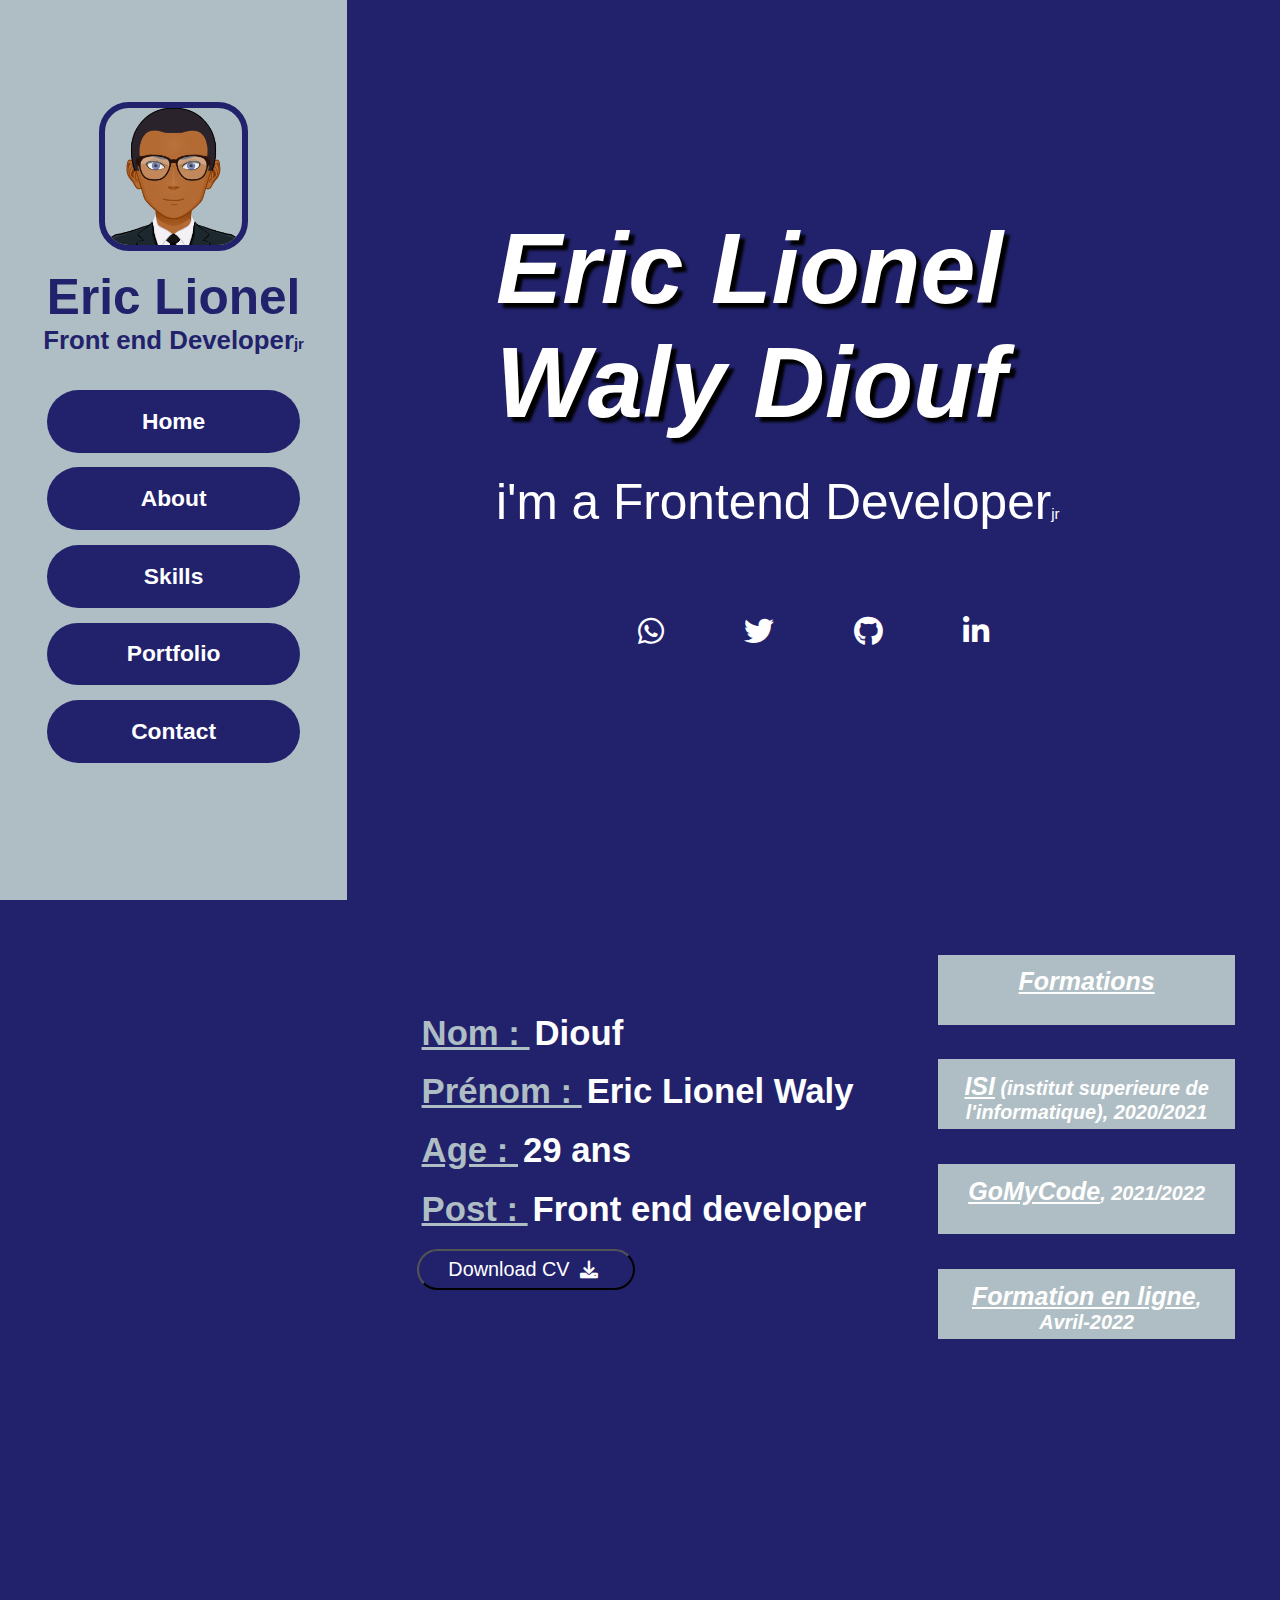
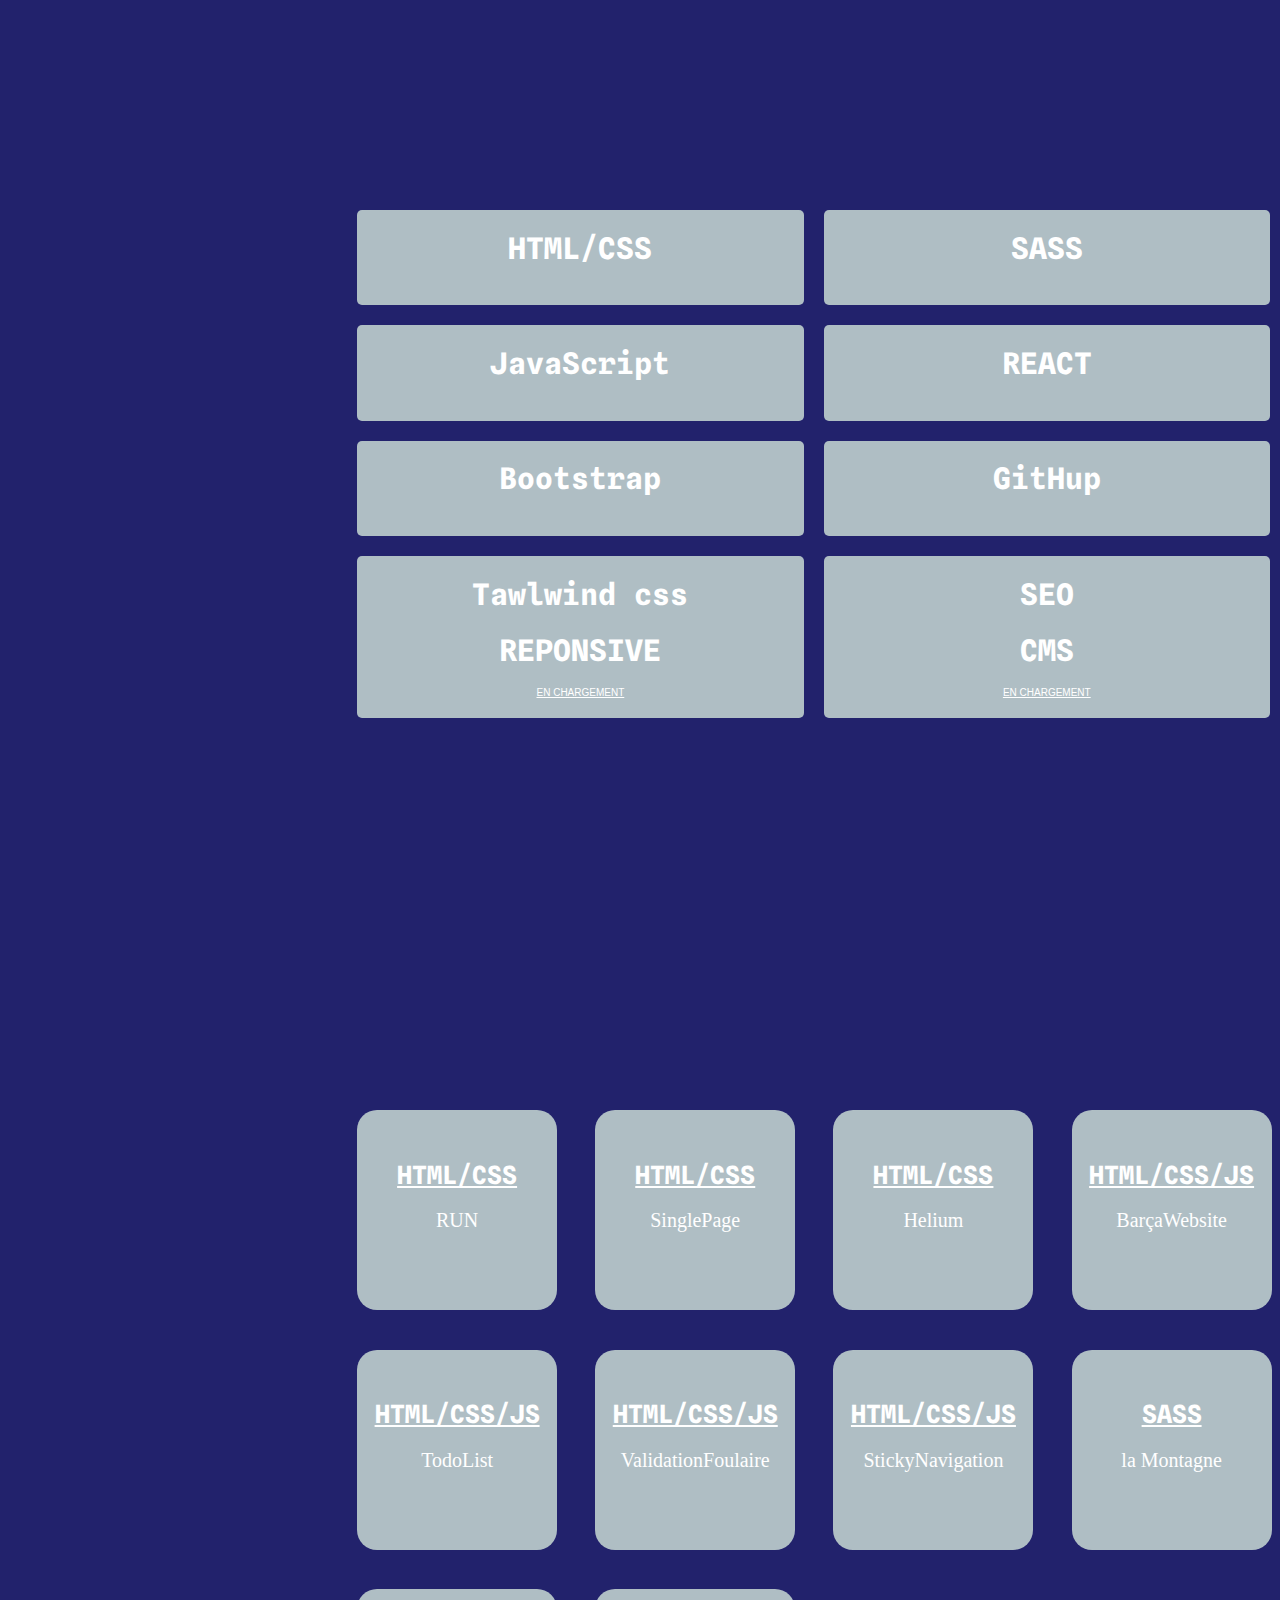
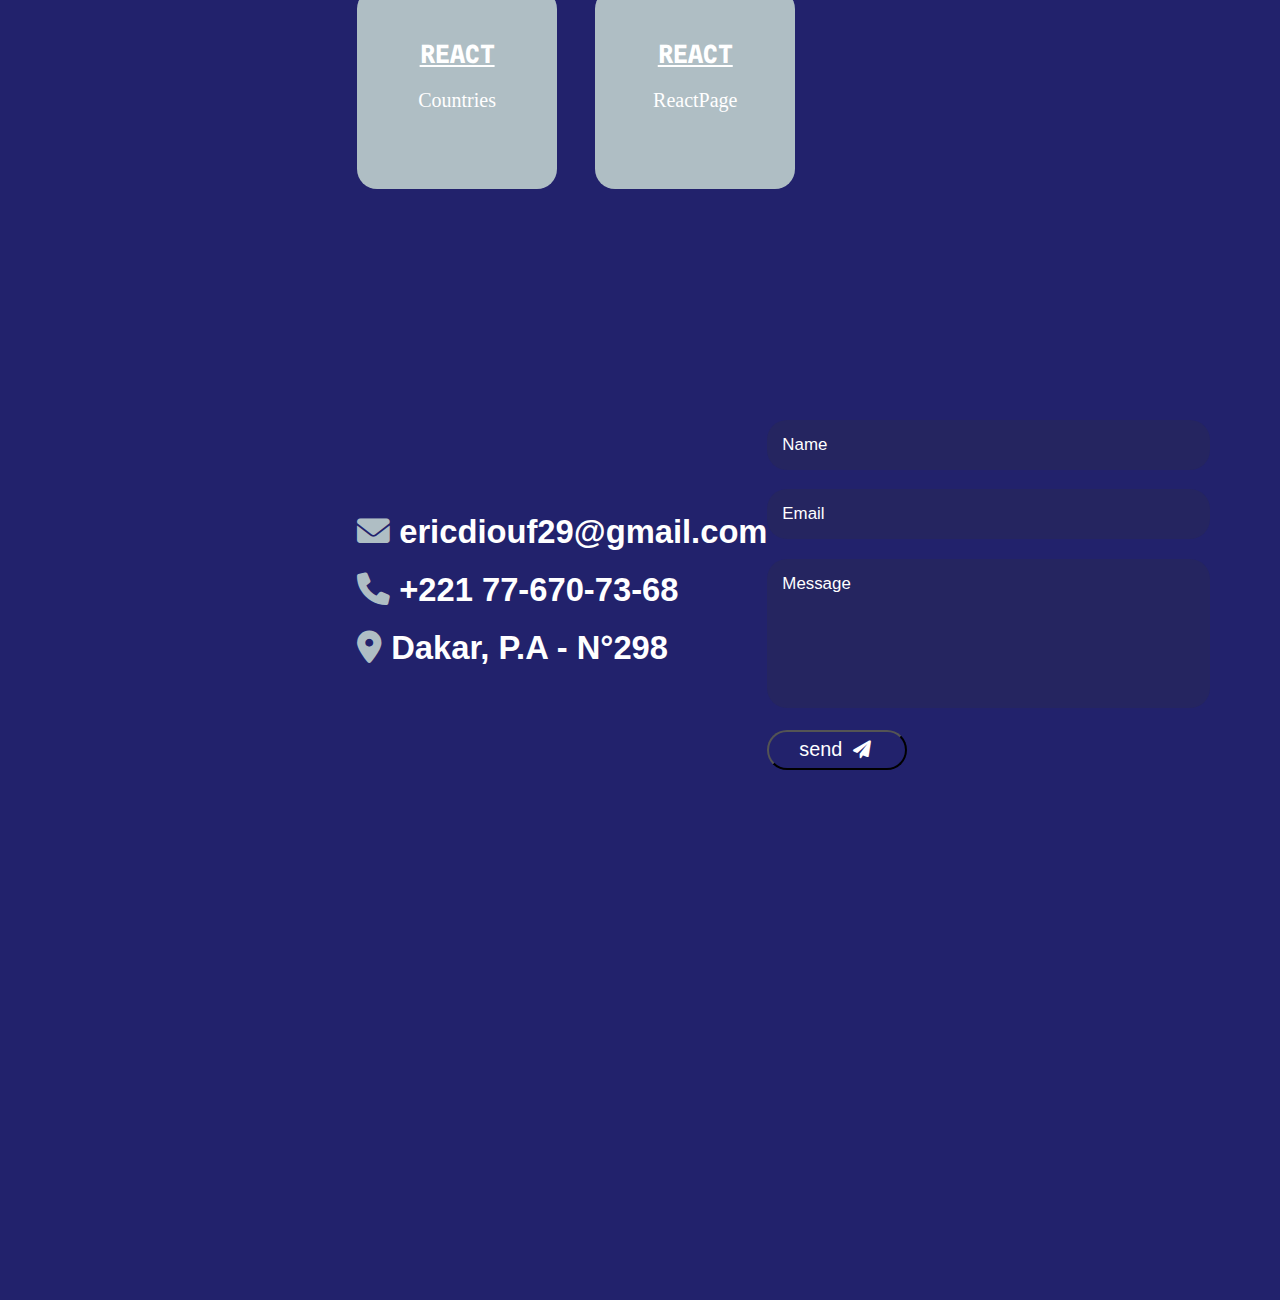
<file: index.html>
<!DOCTYPE html>
<html lang="en">
  <head>
    <meta charset="UTF-8" />
    <meta http-equiv="X-UA-Compatible" content="IE=edge" />
    <meta name="viewport" content="width=device-width, initial-scale=1.0" />
    <link
      rel="stylesheet"
      href="https://cdnjs.cloudflare.com/ajax/libs/font-awesome/6.0.0/css/all.min.css"
      integrity="sha512-9usAa10IRO0HhonpyAIVpjrylPvoDwiPUiKdWk5t3PyolY1cOd4DSE0Ga+ri4AuTroPR5aQvXU9xC6qOPnzFeg=="
      crossorigin="anonymous"
      referrerpolicy="no-referrer"
    />
    <link rel="shorcut icon" href="./asset/img/favicon.png" />

    <link rel="stylesheet" href="./asset/css/index.css" />
    <title>Portfolio</title>
  </head>
  <body>
    <header>
      <div class="user">
        <img src="./asset/img/avatar2.png" alt="" />
        <h3 class="name">Eric Lionel</h3>
        <p class="post">
          Front end Developer<span
            class="jonior"
            style="text-decoration: lowercase; font-size: 15px"
            >jr</span
          >
        </p>
      </div>

      <nav class="navbar">
        <ul>
          <li><a href="#home">Home</a></li>
          <li><a href="#about">About</a></li>
          <li><a href="#Skills">Skills</a></li>
          <li><a href="#portfolio">Portfolio</a></li>
          <li><a href="#contact">Contact</a></li>
        </ul>
      </nav>
    </header>

    <!-- header section ends -->

    <!-- home section -->

    <section class="home" id="home">
      <h1><span> Eric Lionel Waly Diouf</span></h1>
      <br />
      <br />
      <br />
      <p>
        i'm a Frontend Developer<span
          class="junior"
          style="text-decoration: lowercase; font-size: 15px"
          >jr</span
        >
      </p>
      <br />
      <br />
      <br />
      <br />

      <ul>
        <li><i class="fa-brands fa-whatsapp"></i></li>
        <li><i class="fa-brands fa-twitter"></i></li>
        <li><i class="fa-brands fa-github"></i></li>
        <li><i class="fa-brands fa-linkedin-in"></i></li>
      </ul>
    </section>

    <!-- home section ends -->

    <!-- about section starts  -->

    <section class="about" id="about">
      <div class="row">
        <div class="info">
          <h3><span> Nom : </span> Diouf</h3>
          <h3><span> Prénom : </span> Eric Lionel Waly</h3>
          <h3><span> Age : </span> 29 ans</h3>
          <h3><span> Post : </span> Front end developer</h3>
          <a href="./asset/pdf/C.V.pdf" target="_blank"
            ><button class="btn">
              Download CV <i class="fas fa-download"></i></button
          ></a>
        </div>

        <div class="counter">
          <div class="box">
            <h3><strong>Formations</strong></h3>
          </div>
          <div class="box">
            <h3>
              <strong>ISI</strong> (institut superieure de l'informatique),
              2020/2021
            </h3>
          </div>

          <div class="box">
            <h3><strong>GoMyCode</strong>, 2021/2022</h3>
          </div>

          <div class="box">
            <h3><strong>Formation en ligne</strong>, Avril-2022</h3>
          </div>
        </div>
      </div>
    </section>

    <!-- about section ends -->

    <section class="services" id="Skills">
      <div class="box-container">
        <div class="box">
          <h3>HTML/CSS</h3>
        </div>

        <div class="box">
          <h3>SASS</h3>
        </div>

        <div class="box">
          <h3>JavaScript</h3>
        </div>

        <div class="box">
          <h3>REACT</h3>
        </div>

        <div class="box">
          <h3>Bootstrap</h3>
        </div>

        <div class="box">
          <h3>GitHup</h3>
        </div>
        <div class="box">
          <h3>Tawlwind css</h3>
          <h3>REPONSIVE</h3>
          <p>EN CHARGEMENT</p>
        </div>
        <div class="box">
          <h3>SEO</h3>
          <h3>CMS</h3>
          <p>EN CHARGEMENT</p>
        </div>
      </div>
    </section>

    <!-- service ends -->

    <!-- portfolio section starts  -->

    <section class="portfolio-item" id="portfolio">
      <div class="card-container">
        <div class="card">
          <a href="./asset/projets/run/index.html" target="_blank">
            <h2>HTML/CSS</h2>
            <p>RUN</p>
          </a>
        </div>
        <div class="card">
          <a href="./asset/projets/SinglePage/index.html" target="_blank">
            <h2>HTML/CSS</h2>
            <p>SinglePage</p>
          </a>
        </div>
        <div class="card">
          <a href="./asset/projets/Helium-flexbox/index.html" target="_blank">
            <h2>HTML/CSS</h2>
            <p>Helium</p>
          </a>
        </div>
        <div class="card">
          <a href="./asset/projets/Barça Website/index.html" target="_blank">
            <h2>HTML/CSS/JS</h2>
            <p>BarçaWebsite</p>
          </a>
        </div>
        <div class="card">
          <a href="./asset/projets/TodoList/index.html" target="_blank">
            <h2>HTML/CSS/JS</h2>
            <p>TodoList</p>
          </a>
        </div>
        <div class="card">
          <a
            href="./asset/projets/ValidationFoulaire/index.html"
            target="_blank"
          >
            <h2>HTML/CSS/JS</h2>
            <p>ValidationFoulaire</p>
          </a>
        </div>
        <div class="card">
          <a href="./asset/projets/StickyNavigation/index.html" target="_blank">
            <h2>HTML/CSS/JS</h2>
            <p>StickyNavigation</p>
          </a>
        </div>
        <div class="card">
          <a href="./asset/projets/La Montagne/index.html" target="_blank">
            <h2>SASS</h2>
            <p>la Montagne</p>
          </a>
        </div>
        <div class="card">
          <a href="https://github.com/liocod/ReactContries" target="_blank">
            <h2>REACT</h2>
            <p>Countries</p>
          </a>
        </div>
        <div class="card">
          <a href="https://github.com/liocod/ReactPages" target="_blank">
            <h2>REACT</h2>
            <p>ReactPage</p>
          </a>
        </div>
      </div>
    </section>

    <!-- portfolio section ends -->

    <!-- contact section starts  -->

    <section class="contact" id="contact">
      <div class="row">
        <div class="content">
          <div class="info">
            <h3><i class="fas fa-envelope"></i> ericdiouf29@gmail.com</h3>
            <h3><i class="fas fa-phone"></i> +221 77-670-73-68</h3>
            <h3><i class="fas fa-map-marker-alt"></i> Dakar, P.A - N°298</h3>
          </div>
        </div>

        <form action="">
          <input type="text" placeholder="name" class="box" />
          <input type="email" placeholder="email" class="box" />
          <textarea
            name=""
            id=""
            cols="30"
            rows="10"
            class="box message"
            placeholder="message"
          ></textarea>
          <button type="submit" class="btn">
            send <i class="fas fa-paper-plane"></i>
          </button>
        </form>
      </div>
    </section>

    <!-- contact section ends -->
  </body>
</html>
</file>
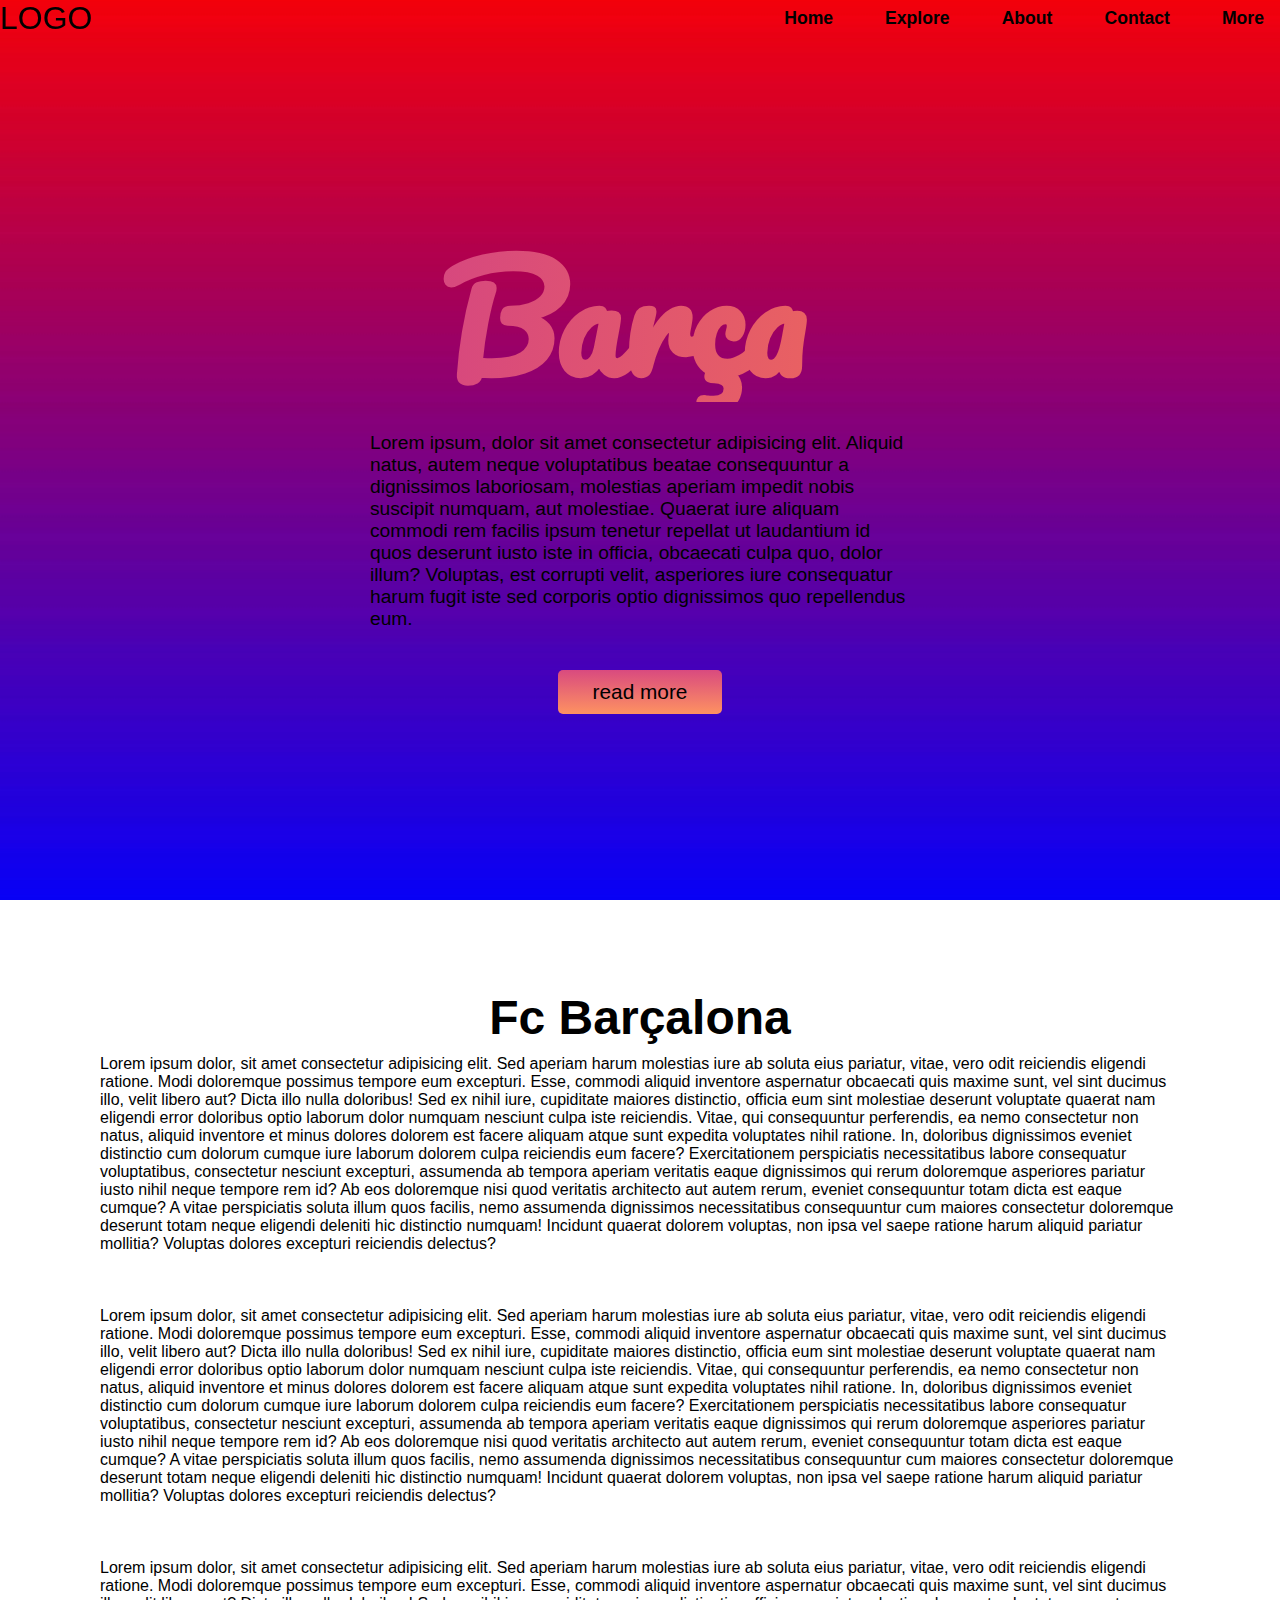
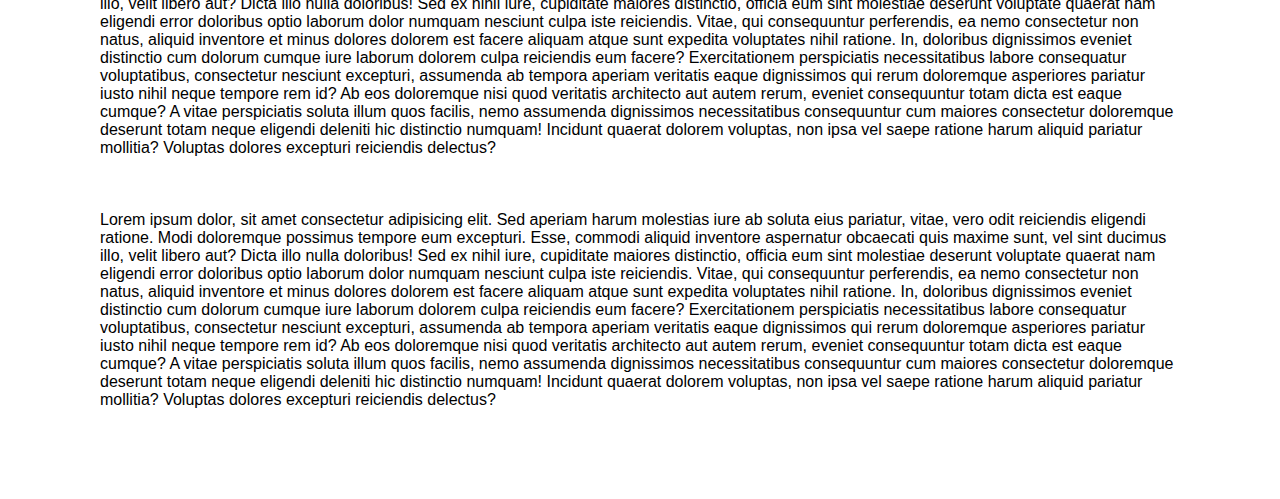
<file: asset/projets/Barça Website/index.html>
<!DOCTYPE html>
<html lang="en">
  <head>
    <meta charset="UTF-8" />
    <meta http-equiv="X-UA-Compatible" content="IE=edge" />
    <meta name="viewport" content="width=device-width, initial-scale=1.0" />
    <link rel="stylesheet" href="./assets/css/style.css" />
    <title>Barça website</title>
  </head>
  <body>
    <!-- header section -->
    <header>
      <a href="#" class="logo">logo</a>
      <!-- navigation -->
      <nav>
        <a href="#">Home</a>
        <a href="#">Explore</a>
        <a href="#">About</a>
        <a href="#">Contact</a>
        <a href="#">More</a>
      </nav>
    </header>
    <!-- header section ends -->

    <!-- section home  -->
    <section class="home">
      <img src="./assets/img/fond.jpg" alt="fond gardient" />
      <img src="./assets/img/fond.jpg" alt="logo" />
      <img src="./assets/img/fond.jpg" alt="" />
      <div class="info">
        <h2 class="title">Barça</h2>
        <p class="paragraphe">
          Lorem ipsum, dolor sit amet consectetur adipisicing elit. Aliquid
          natus, autem neque voluptatibus beatae consequuntur a dignissimos
          laboriosam, molestias aperiam impedit nobis suscipit numquam, aut
          molestiae. Quaerat iure aliquam commodi rem facilis ipsum tenetur
          repellat ut laudantium id quos deserunt iusto iste in officia,
          obcaecati culpa quo, dolor illum? Voluptas, est corrupti velit,
          asperiores iure consequatur harum fugit iste sed corporis optio
          dignissimos quo repellendus eum.
        </p>
        <a href="#" class="btn">read more</a>
      </div>
    </section>
    <!-- section home  ends -->

    <!-- section content  -->
    <section class="content">
      <h2>Fc Barçalona</h2>
      <p>
        Lorem ipsum dolor, sit amet consectetur adipisicing elit. Sed aperiam
        harum molestias iure ab soluta eius pariatur, vitae, vero odit
        reiciendis eligendi ratione. Modi doloremque possimus tempore eum
        excepturi. Esse, commodi aliquid inventore aspernatur obcaecati quis
        maxime sunt, vel sint ducimus illo, velit libero aut? Dicta illo nulla
        doloribus! Sed ex nihil iure, cupiditate maiores distinctio, officia eum
        sint molestiae deserunt voluptate quaerat nam eligendi error doloribus
        optio laborum dolor numquam nesciunt culpa iste reiciendis. Vitae, qui
        consequuntur perferendis, ea nemo consectetur non natus, aliquid
        inventore et minus dolores dolorem est facere aliquam atque sunt
        expedita voluptates nihil ratione. In, doloribus dignissimos eveniet
        distinctio cum dolorum cumque iure laborum dolorem culpa reiciendis eum
        facere? Exercitationem perspiciatis necessitatibus labore consequatur
        voluptatibus, consectetur nesciunt excepturi, assumenda ab tempora
        aperiam veritatis eaque dignissimos qui rerum doloremque asperiores
        pariatur iusto nihil neque tempore rem id? Ab eos doloremque nisi quod
        veritatis architecto aut autem rerum, eveniet consequuntur totam dicta
        est eaque cumque? A vitae perspiciatis soluta illum quos facilis, nemo
        assumenda dignissimos necessitatibus consequuntur cum maiores
        consectetur doloremque deserunt totam neque eligendi deleniti hic
        distinctio numquam! Incidunt quaerat dolorem voluptas, non ipsa vel
        saepe ratione harum aliquid pariatur mollitia? Voluptas dolores
        excepturi reiciendis delectus?
      </p>
      <br /><br /><br />
      <p>
        Lorem ipsum dolor, sit amet consectetur adipisicing elit. Sed aperiam
        harum molestias iure ab soluta eius pariatur, vitae, vero odit
        reiciendis eligendi ratione. Modi doloremque possimus tempore eum
        excepturi. Esse, commodi aliquid inventore aspernatur obcaecati quis
        maxime sunt, vel sint ducimus illo, velit libero aut? Dicta illo nulla
        doloribus! Sed ex nihil iure, cupiditate maiores distinctio, officia eum
        sint molestiae deserunt voluptate quaerat nam eligendi error doloribus
        optio laborum dolor numquam nesciunt culpa iste reiciendis. Vitae, qui
        consequuntur perferendis, ea nemo consectetur non natus, aliquid
        inventore et minus dolores dolorem est facere aliquam atque sunt
        expedita voluptates nihil ratione. In, doloribus dignissimos eveniet
        distinctio cum dolorum cumque iure laborum dolorem culpa reiciendis eum
        facere? Exercitationem perspiciatis necessitatibus labore consequatur
        voluptatibus, consectetur nesciunt excepturi, assumenda ab tempora
        aperiam veritatis eaque dignissimos qui rerum doloremque asperiores
        pariatur iusto nihil neque tempore rem id? Ab eos doloremque nisi quod
        veritatis architecto aut autem rerum, eveniet consequuntur totam dicta
        est eaque cumque? A vitae perspiciatis soluta illum quos facilis, nemo
        assumenda dignissimos necessitatibus consequuntur cum maiores
        consectetur doloremque deserunt totam neque eligendi deleniti hic
        distinctio numquam! Incidunt quaerat dolorem voluptas, non ipsa vel
        saepe ratione harum aliquid pariatur mollitia? Voluptas dolores
        excepturi reiciendis delectus?
      </p>
      <br /><br /><br />
      <p>
        Lorem ipsum dolor, sit amet consectetur adipisicing elit. Sed aperiam
        harum molestias iure ab soluta eius pariatur, vitae, vero odit
        reiciendis eligendi ratione. Modi doloremque possimus tempore eum
        excepturi. Esse, commodi aliquid inventore aspernatur obcaecati quis
        maxime sunt, vel sint ducimus illo, velit libero aut? Dicta illo nulla
        doloribus! Sed ex nihil iure, cupiditate maiores distinctio, officia eum
        sint molestiae deserunt voluptate quaerat nam eligendi error doloribus
        optio laborum dolor numquam nesciunt culpa iste reiciendis. Vitae, qui
        consequuntur perferendis, ea nemo consectetur non natus, aliquid
        inventore et minus dolores dolorem est facere aliquam atque sunt
        expedita voluptates nihil ratione. In, doloribus dignissimos eveniet
        distinctio cum dolorum cumque iure laborum dolorem culpa reiciendis eum
        facere? Exercitationem perspiciatis necessitatibus labore consequatur
        voluptatibus, consectetur nesciunt excepturi, assumenda ab tempora
        aperiam veritatis eaque dignissimos qui rerum doloremque asperiores
        pariatur iusto nihil neque tempore rem id? Ab eos doloremque nisi quod
        veritatis architecto aut autem rerum, eveniet consequuntur totam dicta
        est eaque cumque? A vitae perspiciatis soluta illum quos facilis, nemo
        assumenda dignissimos necessitatibus consequuntur cum maiores
        consectetur doloremque deserunt totam neque eligendi deleniti hic
        distinctio numquam! Incidunt quaerat dolorem voluptas, non ipsa vel
        saepe ratione harum aliquid pariatur mollitia? Voluptas dolores
        excepturi reiciendis delectus?
      </p>
      <br /><br /><br />
      <p>
        Lorem ipsum dolor, sit amet consectetur adipisicing elit. Sed aperiam
        harum molestias iure ab soluta eius pariatur, vitae, vero odit
        reiciendis eligendi ratione. Modi doloremque possimus tempore eum
        excepturi. Esse, commodi aliquid inventore aspernatur obcaecati quis
        maxime sunt, vel sint ducimus illo, velit libero aut? Dicta illo nulla
        doloribus! Sed ex nihil iure, cupiditate maiores distinctio, officia eum
        sint molestiae deserunt voluptate quaerat nam eligendi error doloribus
        optio laborum dolor numquam nesciunt culpa iste reiciendis. Vitae, qui
        consequuntur perferendis, ea nemo consectetur non natus, aliquid
        inventore et minus dolores dolorem est facere aliquam atque sunt
        expedita voluptates nihil ratione. In, doloribus dignissimos eveniet
        distinctio cum dolorum cumque iure laborum dolorem culpa reiciendis eum
        facere? Exercitationem perspiciatis necessitatibus labore consequatur
        voluptatibus, consectetur nesciunt excepturi, assumenda ab tempora
        aperiam veritatis eaque dignissimos qui rerum doloremque asperiores
        pariatur iusto nihil neque tempore rem id? Ab eos doloremque nisi quod
        veritatis architecto aut autem rerum, eveniet consequuntur totam dicta
        est eaque cumque? A vitae perspiciatis soluta illum quos facilis, nemo
        assumenda dignissimos necessitatibus consequuntur cum maiores
        consectetur doloremque deserunt totam neque eligendi deleniti hic
        distinctio numquam! Incidunt quaerat dolorem voluptas, non ipsa vel
        saepe ratione harum aliquid pariatur mollitia? Voluptas dolores
        excepturi reiciendis delectus?
      </p>
    </section>
    <!-- section content ends  -->

    <script src="./assets/js/script.js"></script>
  </body>
</html>
</file>
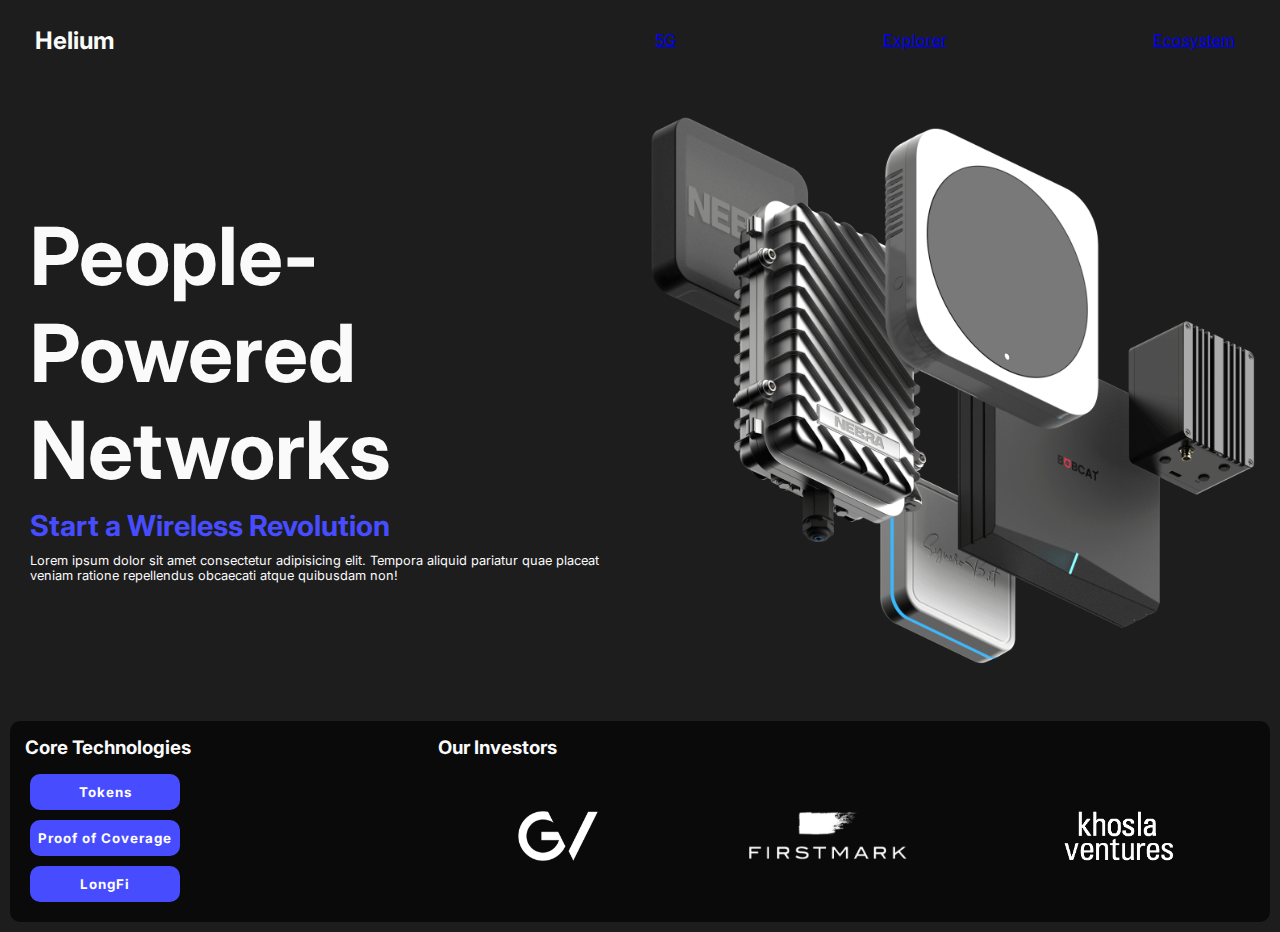
<file: asset/projets/Helium-flexbox/index.html>
<!DOCTYPE html>
<html lang="fr">
  <head>
    <meta charset="UTF-8">
    <meta name="viewport" content="width=device-width, initial-scale=1.0">
    <meta http-equiv="X-UA-Compatible" content="ie=edge">
    <link rel="stylesheet" href="./assets/css/style.css">
    <title>Helium flexbox</title>
  </head>
  
  <body>
    <nav>
      <h2>Helium</h2>
      <ul>
        <li><a href="#">5G</a></li>
        <li><a href="#">Explorer</a></li>
        <li><a href="#">Ecosystem</a></li>
      </ul>
    </nav>
  
    <section class="header">
      <div class="header-left">
        <div class="header-left-container">
          <h1>People-Powered Networks</h1>
          <h3>Start a Wireless Revolution</h3>
          <p>Lorem ipsum dolor sit amet consectetur adipisicing elit. Tempora aliquid pariatur quae placeat veniam ratione
            repellendus obcaecati atque quibusdam non!</p>
        </div>
      </div>
      <div class="header-right">
        <img src="./assets/img/main.png" id="modem" alt="modem">
      </div>
    </section>
  
    <section class="infos">
      <div class="infos-left">
        <h3>Core Technologies</h3>
        <div class="btn-container">
          <button>Tokens</button>
          <button>Proof of Coverage</button>
          <button>LongFi</button>
        </div>
      </div>
      <div class="infos-right">
        <h3>Our Investors</h3>
        <div class="investors">
          <div class="img-container">
            <img src="./assets/img/investlogo2blue.png" alt="investor-1">
            <img src="./assets/img/investlogo3blue.png" alt="investor-2">
            <img src="./assets/img/investlogo4blue.png" alt="investor-3">
          </div>
        </div>
      </div>
    </section>
  
  
  </body>
  
  </html>
</file>
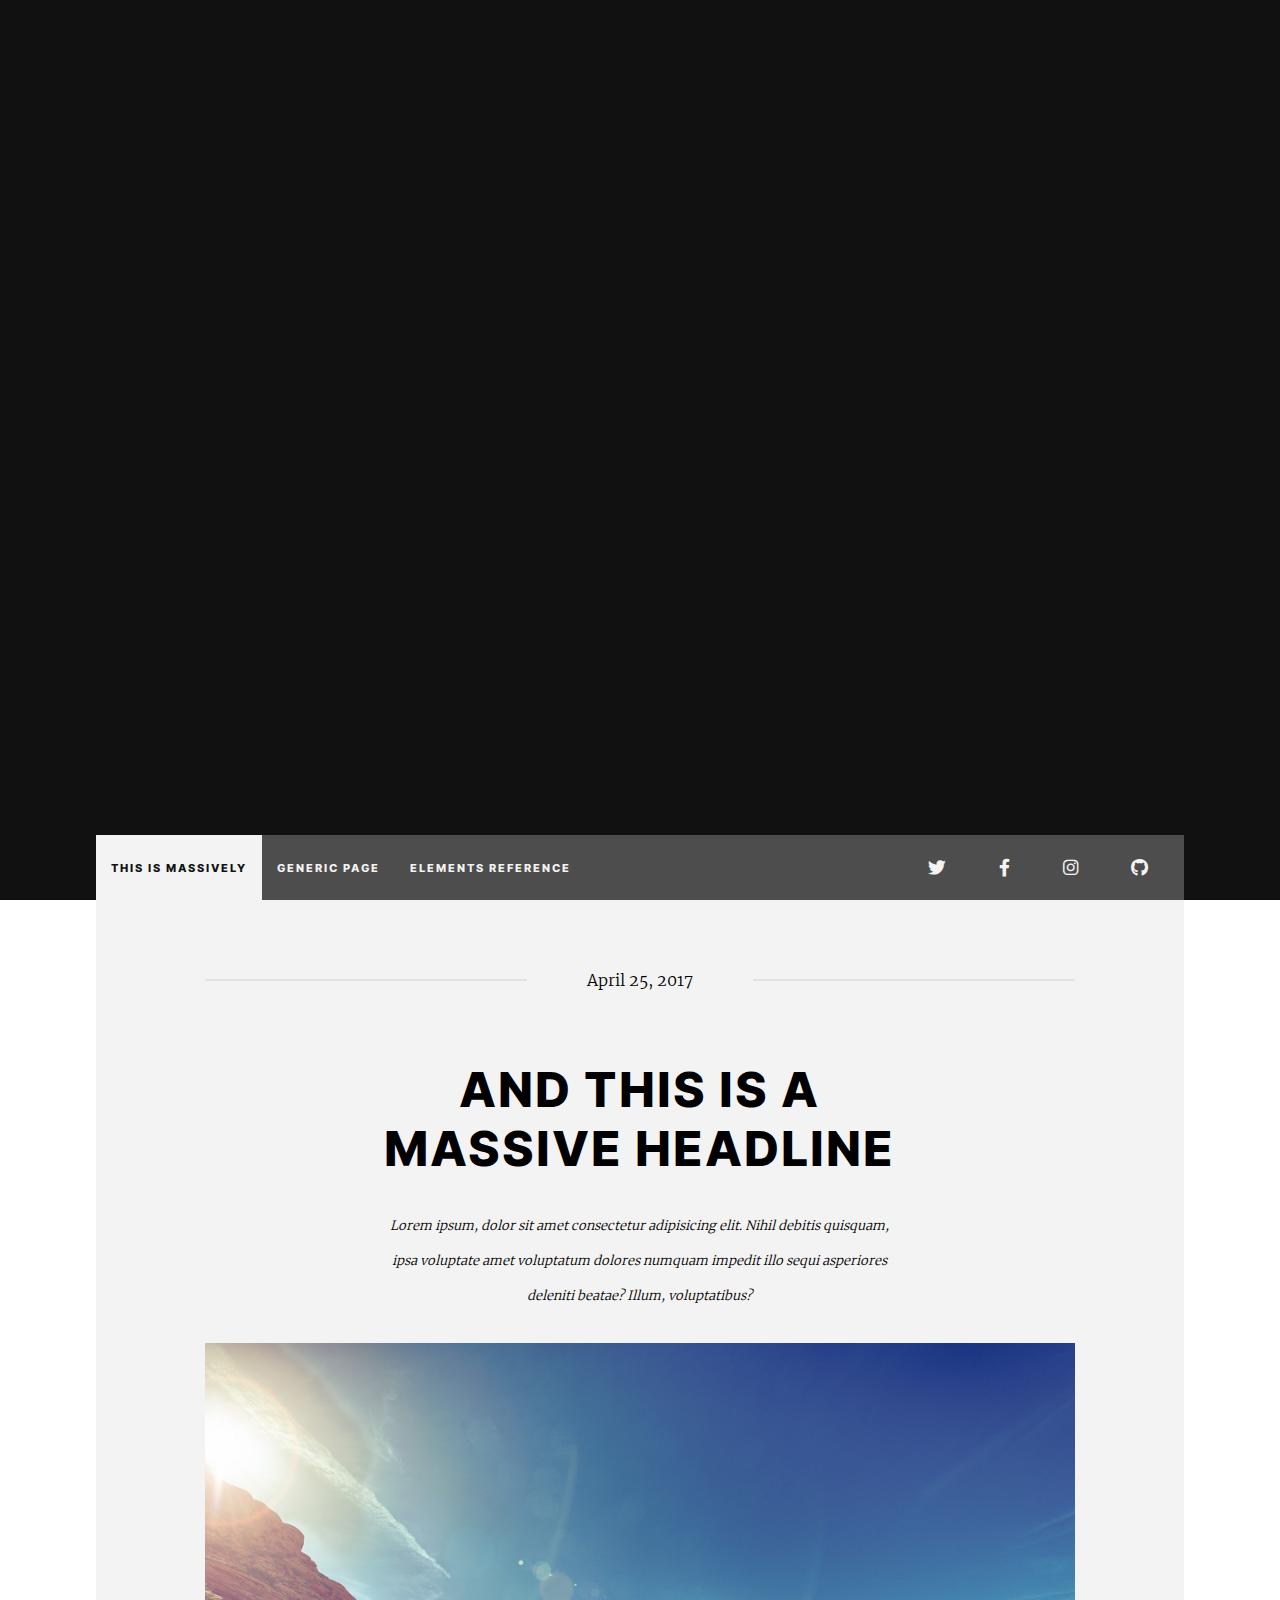
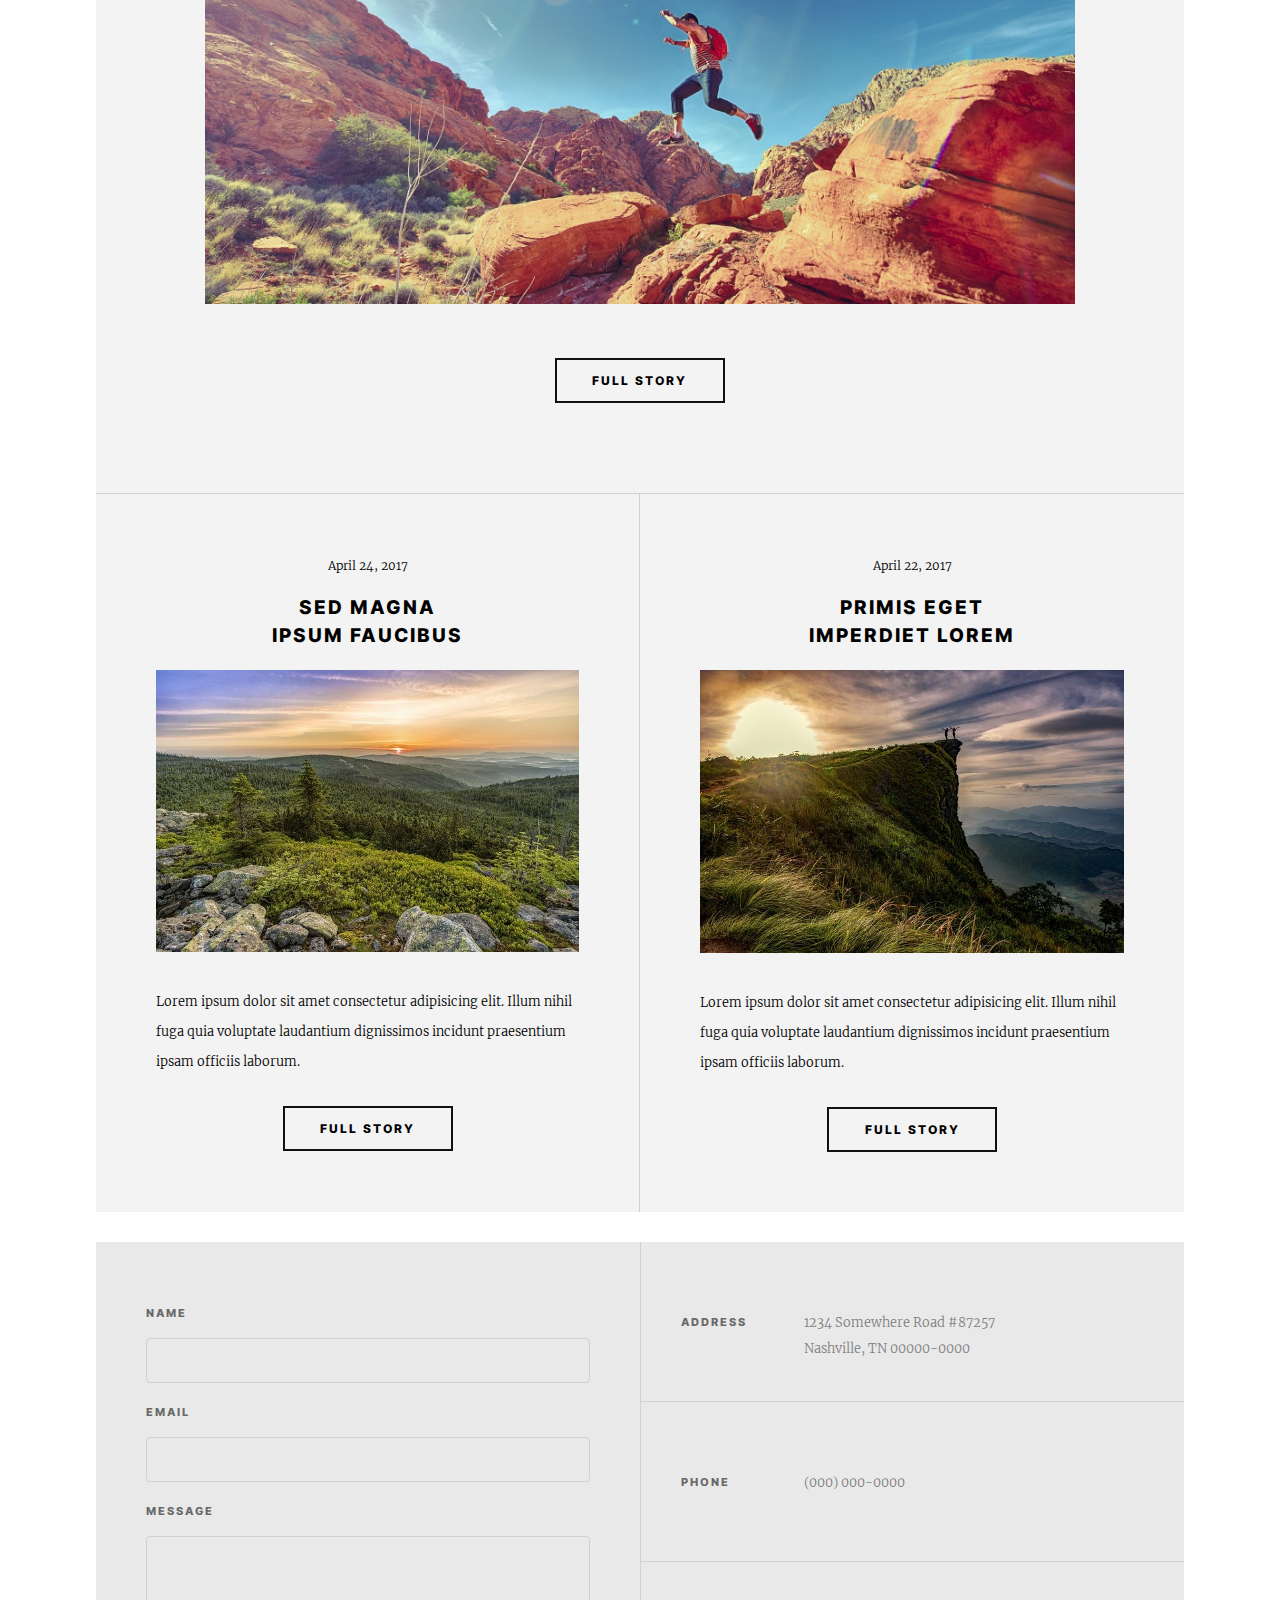
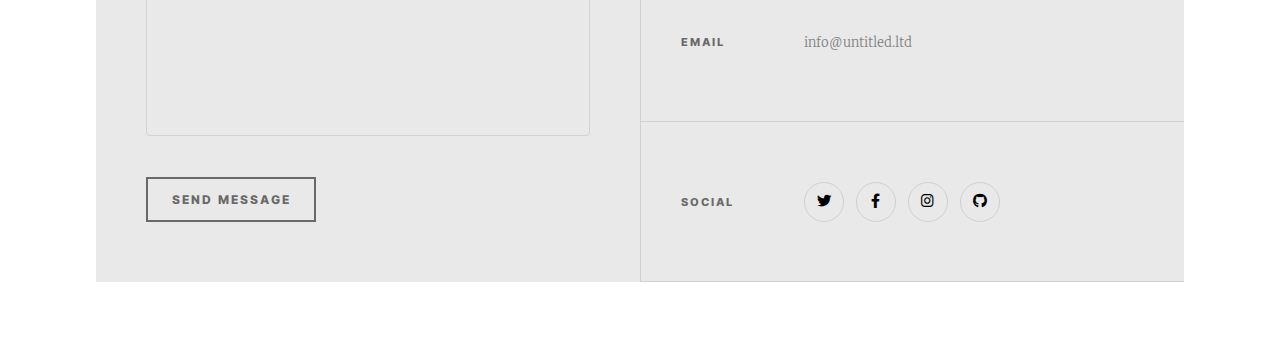
<file: asset/projets/La Montagne/index.html>
<!DOCTYPE html>
<html lang="en">
<head>
  <meta charset="UTF-8">
  <meta http-equiv="X-UA-Compatible" content="IE=edge">
  <meta name="viewport" content="width=device-width, initial-scale=1.0">
  <link rel="stylesheet" href="https://cdnjs.cloudflare.com/ajax/libs/font-awesome/6.0.0/css/all.min.css"
    integrity="sha512-9usAa10IRO0HhonpyAIVpjrylPvoDwiPUiKdWk5t3PyolY1cOd4DSE0Ga+ri4AuTroPR5aQvXU9xC6qOPnzFeg=="
    crossorigin="anonymous" referrerpolicy="no-referrer" />
  <link rel="stylesheet" href="./assets/styles/index.css">
  <title>Sass</title>
</head>
<body>
  <header>
    <div class="header-content">
      <h1>la montagne<br>ça vous gagne</h1>
      <p>Lorem ipsum dolor sit, amet consectetur adipisicing elit. Eius aspernatur deleniti repudiandae iure esse quam?
      </p>
      <span><a href="#main"><i class="fa-solid fa-arrow-down"></i></a></span>
    </div>
    <nav>
      <ul class="nav-left">
        <li>this is massively</li>
        <li>generic page</li>
        <li>elements reference</li>
      </ul>
      <ul class="nav-right">
        <li><i class="fa-brands fa-twitter"></i></li>
        <li><i class="fa-brands fa-facebook-f"></i></li>
        <li><i class="fa-brands fa-instagram"></i></li>
        <li><i class="fa-brands fa-github"></i></li>
      </ul>
    </nav>
  </header>

  <main id="main">
    <section class="section1">
      <span>April 25, 2017</span>
      <h2>and this is a <br>massive headline</h2>
      <p>Lorem ipsum, dolor sit amet consectetur adipisicing elit. Nihil debitis quisquam, ipsa voluptate amet
        voluptatum dolores numquam impedit illo sequi asperiores deleniti beatae? Illum, voluptatibus?</p>
      <img src="./assets/img/pic01.jpg" alt="img-hiking">
      <button class="btn">full story</button>
      </div>
    </section>

    <section class="section2">
      <div class="left-part">
        <span>April 24, 2017</span>
        <h3>sed magna<br>ipsum faucibus</h3>
        <img src="./assets/img/pic02.jpg" alt="forest">
        <p>Lorem ipsum dolor sit amet consectetur adipisicing elit. Illum nihil fuga quia voluptate laudantium
          dignissimos incidunt praesentium ipsam officiis laborum.</p>
        <button class="btn">full story</button>
      </div>
      <div class="right-part">
        <span>April 22, 2017</span>
        <h3>primis eget<br>imperdiet lorem</h3>
        <img src="./assets/img/pic03.jpg" alt="forest">
        <p>Lorem ipsum dolor sit amet consectetur adipisicing elit. Illum nihil fuga quia voluptate laudantium
          dignissimos incidunt praesentium ipsam officiis laborum.</p>
        <button class="btn">full story</button>
      </div>
    </section>
  </main>

  <footer>
    <form action="">
      <label for="name">name</label>
      <input type="text" id="name" autocomplete="off">
      <label for="email">email</label>
      <input type="text" id="email">
      <label for="message">message</label>
      <textarea id="message"></textarea>
      <div class="submit-container">
        <input type="submit" class="btn" value="send message">
      </div>
    </form>
    <div class="infos-contact">
      <div>
        <h3>address</h3>
        <p><br>1234 Somewhere Road #87257<br>Nashville, TN 00000-0000</p>
      </div>
      <div>
        <h3>phone</h3>
        <p>(000) 000-0000</p>
      </div>
      <div>
        <h3>email</h3>
        <p>info@untitled.ltd</p>
      </div>
      <div class="social">
        <h3>social</h3>
        <ul>
          <li><i class="fa-brands fa-twitter"></i></li>
          <li><i class="fa-brands fa-facebook-f"></i></li>
          <li><i class="fa-brands fa-instagram"></i></li>
          <li><i class="fa-brands fa-github"></i></li>
        </ul>
      </div>
    </div>
  </footer>

  
</body>
</html>
</file>
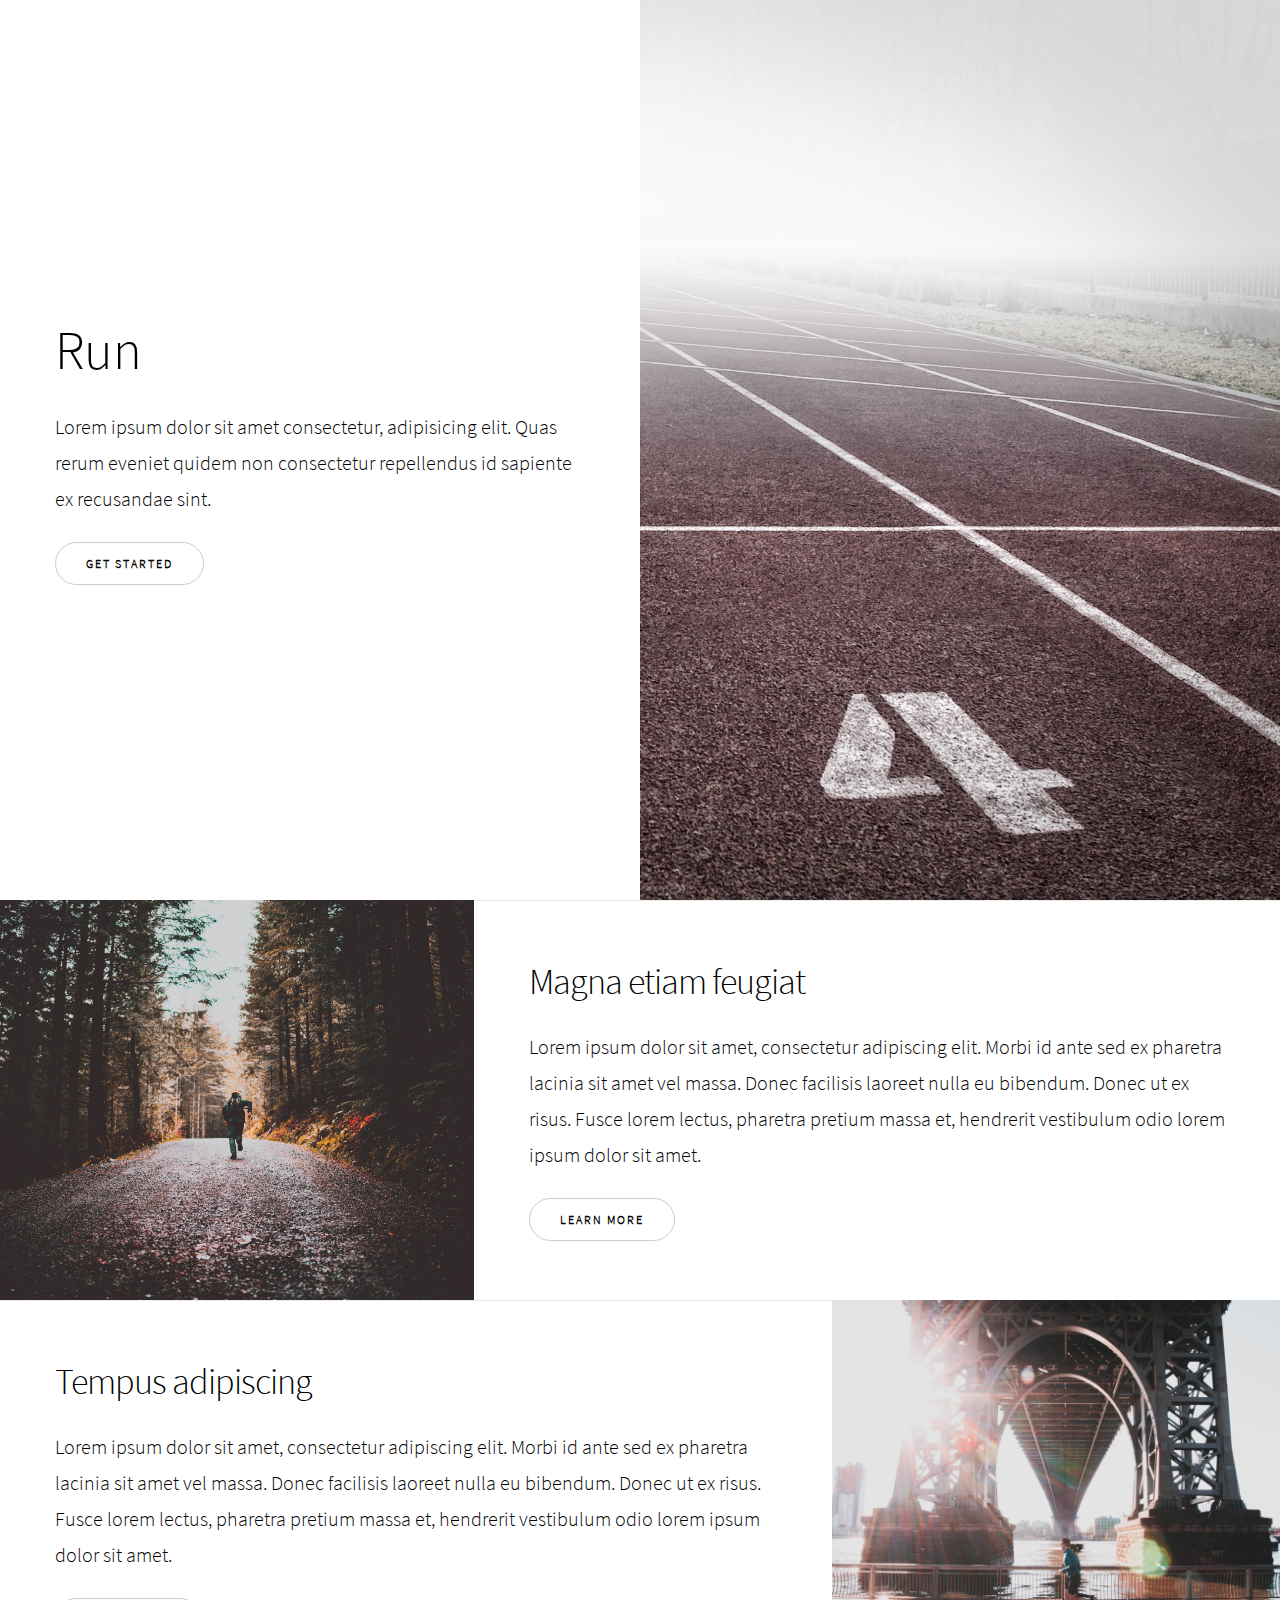
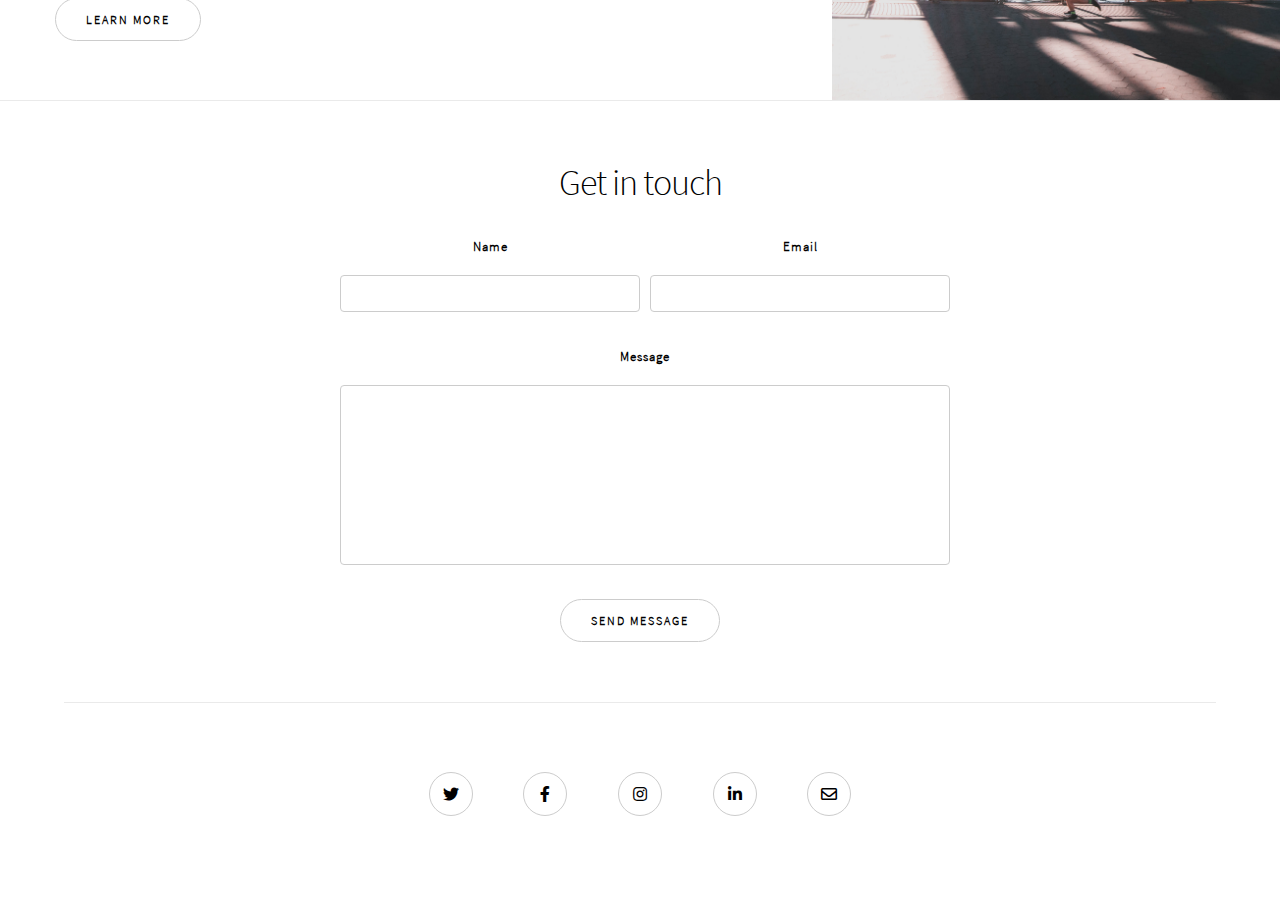
<file: asset/projets/Run/index.html>
<!DOCTYPE html>
<html lang="en">
  <head>
    <meta charset="UTF-8" />
    <meta http-equiv="X-UA-Compatible" content="IE=edge" />
    <meta name="viewport" content="width=device-width, initial-scale=1.0" />
    <link
      rel="stylesheet"
      href="https://cdnjs.cloudflare.com/ajax/libs/font-awesome/5.15.2/css/all.min.css"
    />
    <link rel="stylesheet" href="assets/style/style.css" />
    <title>Run</title>
  </head>
  <body>
    <header>
      <div class="container">
        <div>
          <h1>Run</h1>
          <p>
            Lorem ipsum dolor sit amet consectetur, adipisicing elit. Quas rerum
            eveniet quidem non consectetur repellendus id sapiente ex recusandae
            sint.
          </p>
          <a href="#" class="button">Get Started</a>
        </div>
      </div>
      <div class="img-banner"></div>
    </header>

    <section class="section-1">
      <div class="img"></div>
      <div class="container">
        <div>
          <h2>Magna etiam feugiat</h2>
          <p>
            Lorem ipsum dolor sit amet, consectetur adipiscing elit. Morbi id
            ante sed ex pharetra lacinia sit amet vel massa. Donec facilisis
            laoreet nulla eu bibendum. Donec ut ex risus. Fusce lorem lectus,
            pharetra pretium massa et, hendrerit vestibulum odio lorem ipsum
            dolor sit amet.
          </p>
          <a href="#" class="button">Learn More</a>
        </div>
      </div>
    </section>

    <section class="section-2">
      <div class="container">
        <div>
          <h2>Tempus adipiscing</h2>
          <p>
            Lorem ipsum dolor sit amet, consectetur adipiscing elit. Morbi id
            ante sed ex pharetra lacinia sit amet vel massa. Donec facilisis
            laoreet nulla eu bibendum. Donec ut ex risus. Fusce lorem lectus,
            pharetra pretium massa et, hendrerit vestibulum odio lorem ipsum
            dolor sit amet.
          </p>
          <a href="#" class="button">Learn More</a>
        </div>
      </div>
      <div class="img"></div>
    </section>

    <section class="contact">
      <h2>Get in touch</h2>
      <form method="post" action="#">
        <div class="form-grid">
          <div>
            <label for="name">Name</label>
            <input type="text" id="name" />
          </div>
          <div>
            <label for="email">Email</label>
            <input type="text" id="email" />
          </div>
          <div class="textarea">
            <label for="message">Message</label>
            <textarea id="message"></textarea>
          </div>
        </div>
        <input type="submit" class="button" value="Send Message" />
      </form>
    </section>

    <footer>
      <ul>
        <li>
          <a href="#">
            <i class="fab fa-twitter"></i>
          </a>
        </li>
        <li>
          <a href="#">
            <i class="fab fa-facebook-f"></i>
          </a>
        </li>
        <li>
          <a href="#">
            <i class="fab fa-instagram"></i>
          </a>
        </li>
        <li>
          <a href="#">
            <i class="fab fa-linkedin-in"></i>
          </a>
        </li>
        <li>
          <a href="#">
            <i class="far fa-envelope"></i>
          </a>
        </li>
      </ul>
    </footer>
  </body>
</html>
</file>
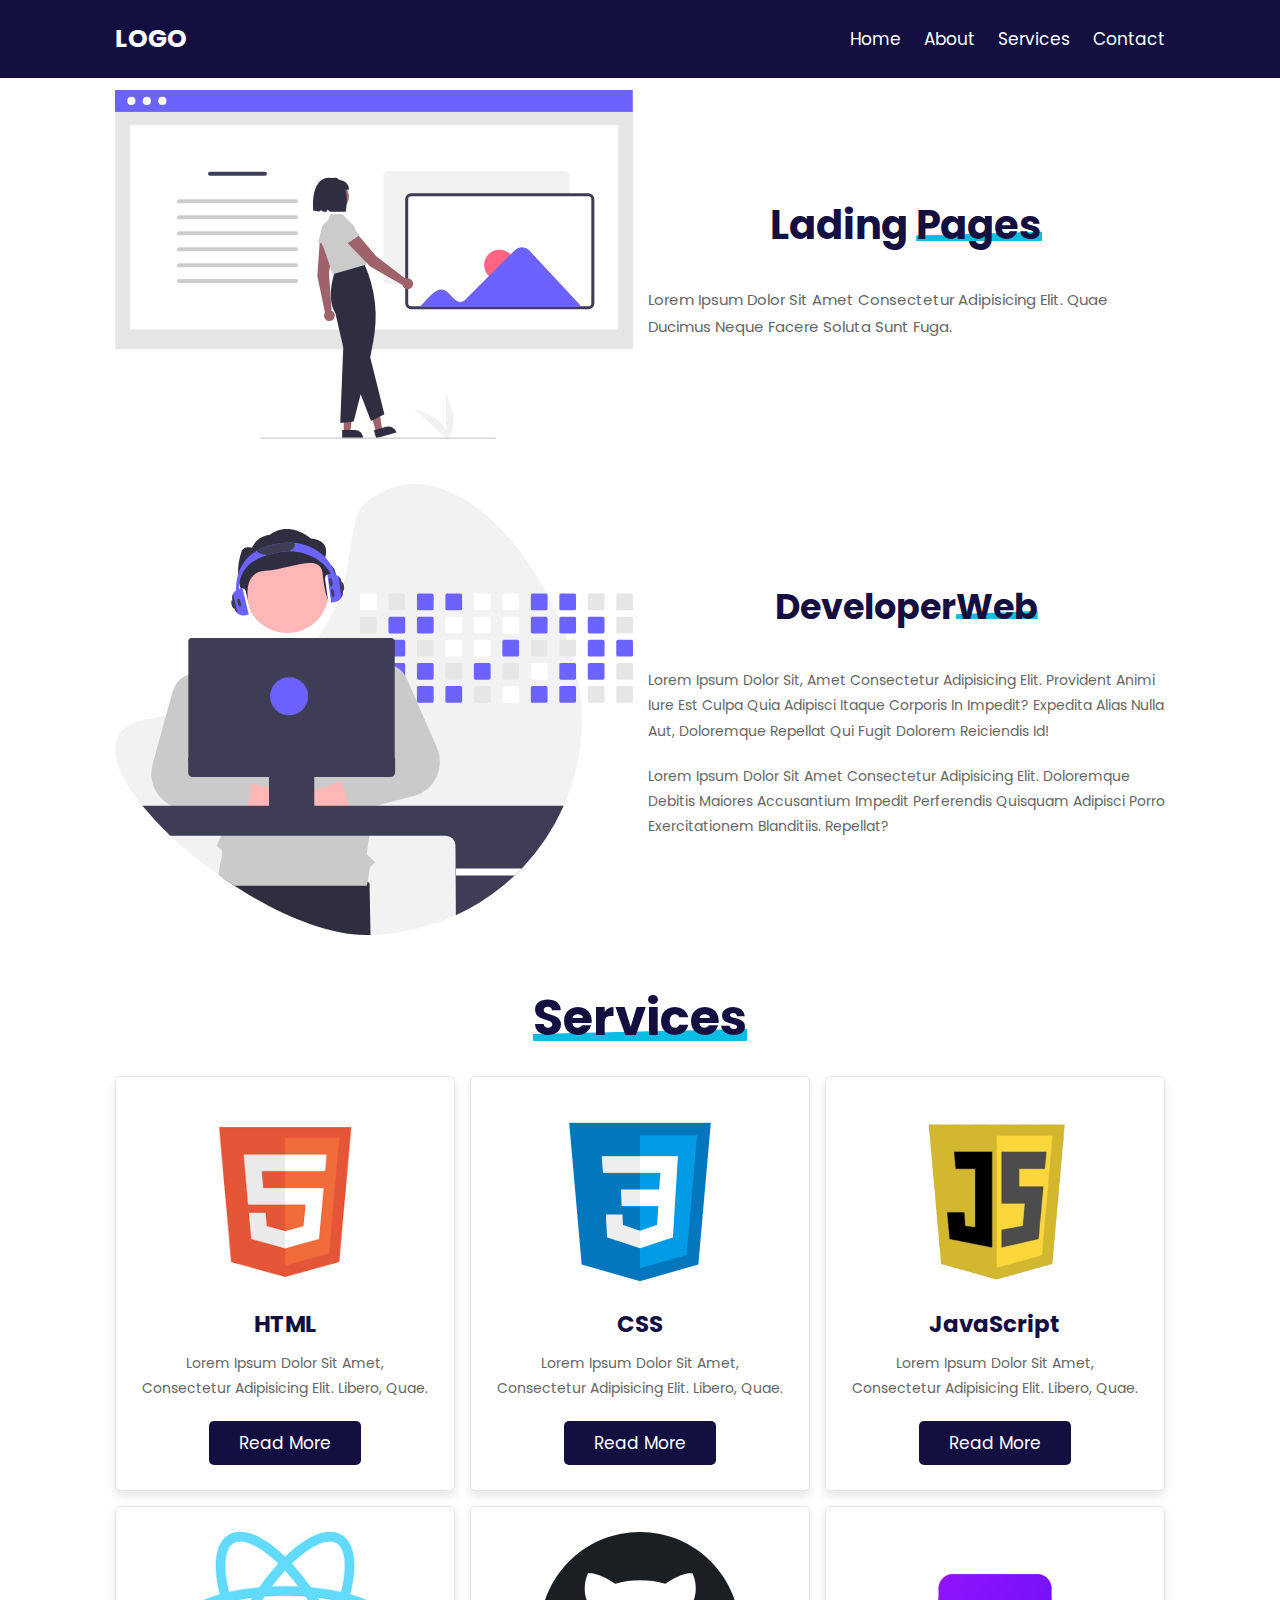
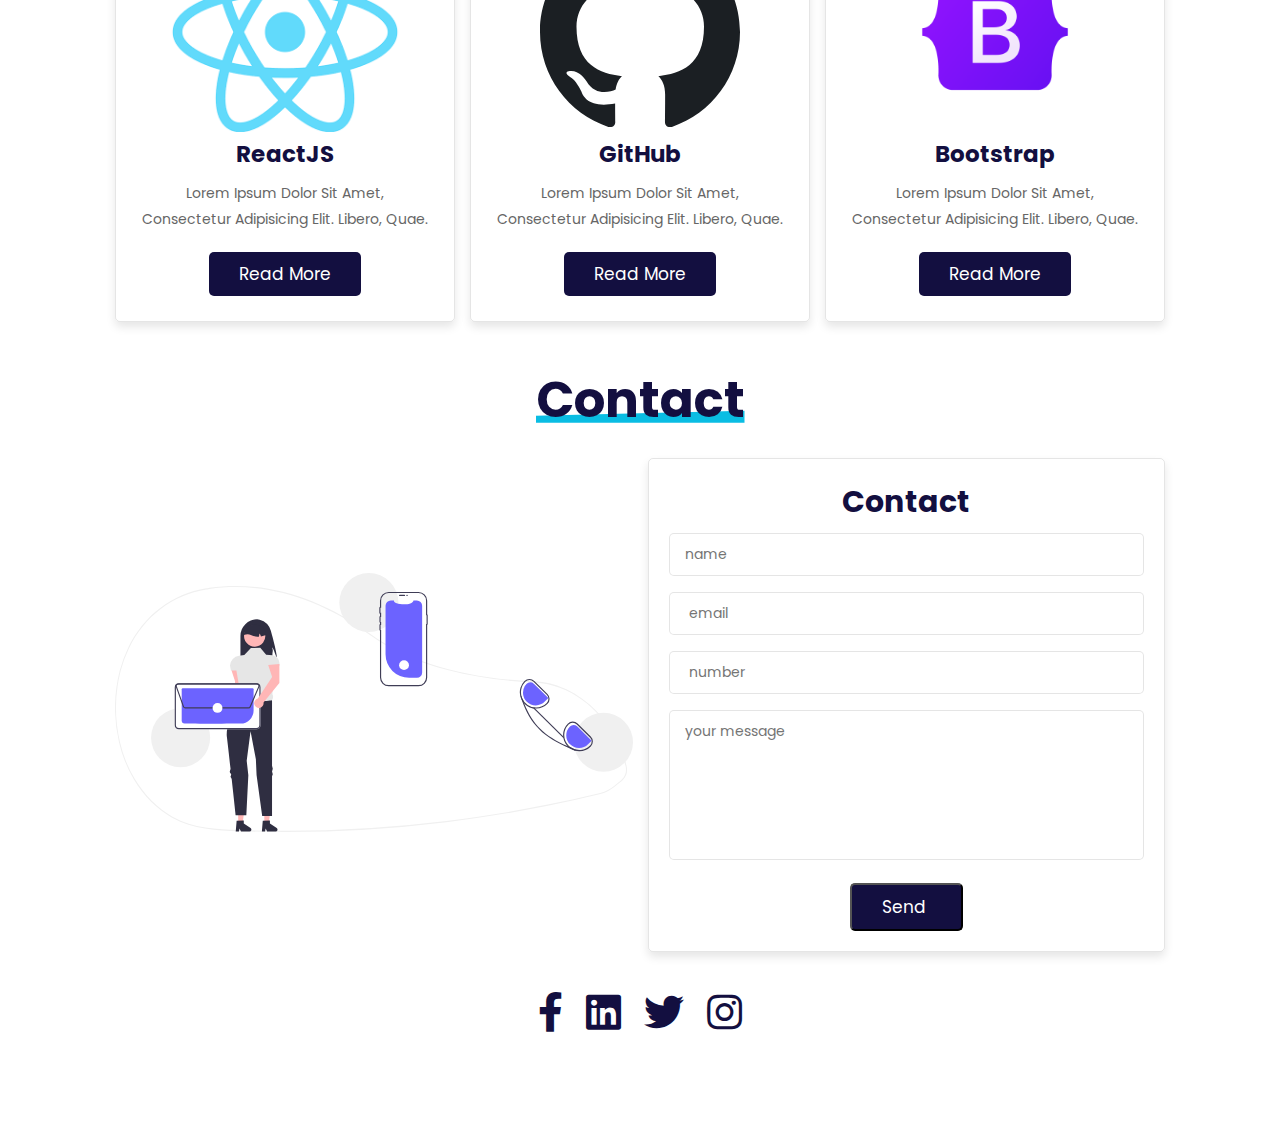
<file: asset/projets/SinglePage/index.html>
<!DOCTYPE html>
<html lang="en">
  <head>
    <meta charset="UTF-8" />
    <meta http-equiv="X-UA-Compatible" content="IE=edge" />
    <meta name="viewport" content="width=device-width, initial-scale=1.0" />
    <link rel="stylesheet" href="./asset/css/style.css" />
    <title>single page</title>

    <!-- font awesome cdn link  -->
    <link
      rel="stylesheet"
      href="https://cdnjs.cloudflare.com/ajax/libs/font-awesome/5.15.4/css/all.min.css"
    />
  </head>
  <body>
    <!-- header section -->

    <header class="header">
      <a href="#logo" class="logo">logo</a>

      <nav class="navbar">
        <a href="#home">Home</a>
        <a href="#about">About</a>
        <a href="#services">Services</a>
        <a href="#contact">Contact</a>
      </nav>
    </header>

    <!-- header section ends -->

    <!-- home section -->

    <section class="home" id="home">
      <div class="image">
        <img src="./asset/img/website.svg" alt="" />
      </div>

      <div class="content">
        <h3 class="heading">lading <span>pages</span></h3>
        <p>
          Lorem ipsum dolor sit amet consectetur adipisicing elit. Quae ducimus
          neque facere soluta sunt fuga.
        </p>
      </div>
    </section>

    <!-- home section ends -->

    <!-- about section   -->
    <section class="about" id="about">
      <div class="row">
        <div class="image">
          <img src="./asset/img/dw.svg" alt="" />
        </div>
        <div class="content">
          <h3 class="heading">Developer<span>Web</span>  </h3>
          <p>
            Lorem ipsum dolor sit, amet consectetur adipisicing elit. Provident
            animi iure est culpa quia adipisci itaque corporis in impedit?
            Expedita alias nulla aut, doloremque repellat qui fugit dolorem
            reiciendis id!
          </p>
          <p>
            Lorem ipsum dolor sit amet consectetur adipisicing elit. Doloremque
            debitis maiores accusantium impedit perferendis quisquam adipisci
            porro exercitationem blanditiis. Repellat?
          </p>
        </div>
      </div>
    </section>
    <!-- about section ends -->

    <!-- services section -->

    <section class="services" id="services">
      <h1 class="heading"><span>services</span></h1>

      <div class="box-container">
        <div class="box">
          <img src="./asset/img/html.png" alt="" />
          <h3>HTML</h3>
          <p>
            Lorem ipsum dolor sit amet, consectetur adipisicing elit. Libero,
            quae.
          </p>
          <a href="#" class="btn">read more</a>
        </div>

        <div class="box">
          <img src="./asset/img/css.png" alt="" />
          <h3>CSS</h3>
          <p>
            Lorem ipsum dolor sit amet, consectetur adipisicing elit. Libero,
            quae.
          </p>
          <a href="#" class="btn">read more</a>
        </div>

        <div class="box">
          <img src="./asset/img/Js.png" alt="" />
          <h3>JavaScript</h3>
          <p>
            Lorem ipsum dolor sit amet, consectetur adipisicing elit. Libero,
            quae.
          </p>
          <a href="#" class="btn">read more</a>
        </div>

        <div class="box">
          <img src="./asset/img/react.png" alt="" />
          <h3>ReactJS</h3>
          <p>
            Lorem ipsum dolor sit amet, consectetur adipisicing elit. Libero,
            quae.
          </p>
          <a href="#" class="btn">read more</a>
        </div>
        <div class="box">
          <img src="./asset/img/github.svg" alt="" />
          <h3>GitHub</h3>
          <p>
            Lorem ipsum dolor sit amet, consectetur adipisicing elit. Libero,
            quae.
          </p>
          <a href="#" class="btn">read more</a>
        </div>
        <div class="box">
          <img src="./asset/img/Bootstrap.png" alt="" />
          <h3>Bootstrap</h3>
          <p>
            Lorem ipsum dolor sit amet, consectetur adipisicing elit. Libero,
            quae.
          </p>
          <a href="#" class="btn">read more</a>
        </div>
      </div>
    </section>

    <!-- services section ends -->

    <section class="contact" id="contact">
      <h1 class="heading"><span>contact</span></h1>

      <div class="row">
        <div class="image">
          <img src="./asset/img/contact.svg" alt="" />
        </div>
        <form action="">
          <h3>Contact</h3>
          <input type="text" placeholder="name" class="box" />
          <input type="email" placeholder=" email" class="box" />
          <input type="tel" placeholder=" number" class="box" />
          <textarea
            name=""
            placeholder="your message"
            class="box"
            id=""
            cols="30"
            rows="10"
          ></textarea>
          <input type="submit" value="send " class="btn" />
        </form>
      </div>
    </section>
    <!-- contact section ends -->

    <!-- footer section -->

    <footer class="footer">
      <div class="share">
        <a href="#" class="fab fa-facebook-f"></a>
        <a href="#" class="fab fa-linkedin"></a>
        <a href="#" class="fab fa-twitter"></a>
        <a href="#" class="fab fa-instagram"></a>
      </div>
    </footer>

    <!-- footer section ends -->
  </body>
</html>
</file>
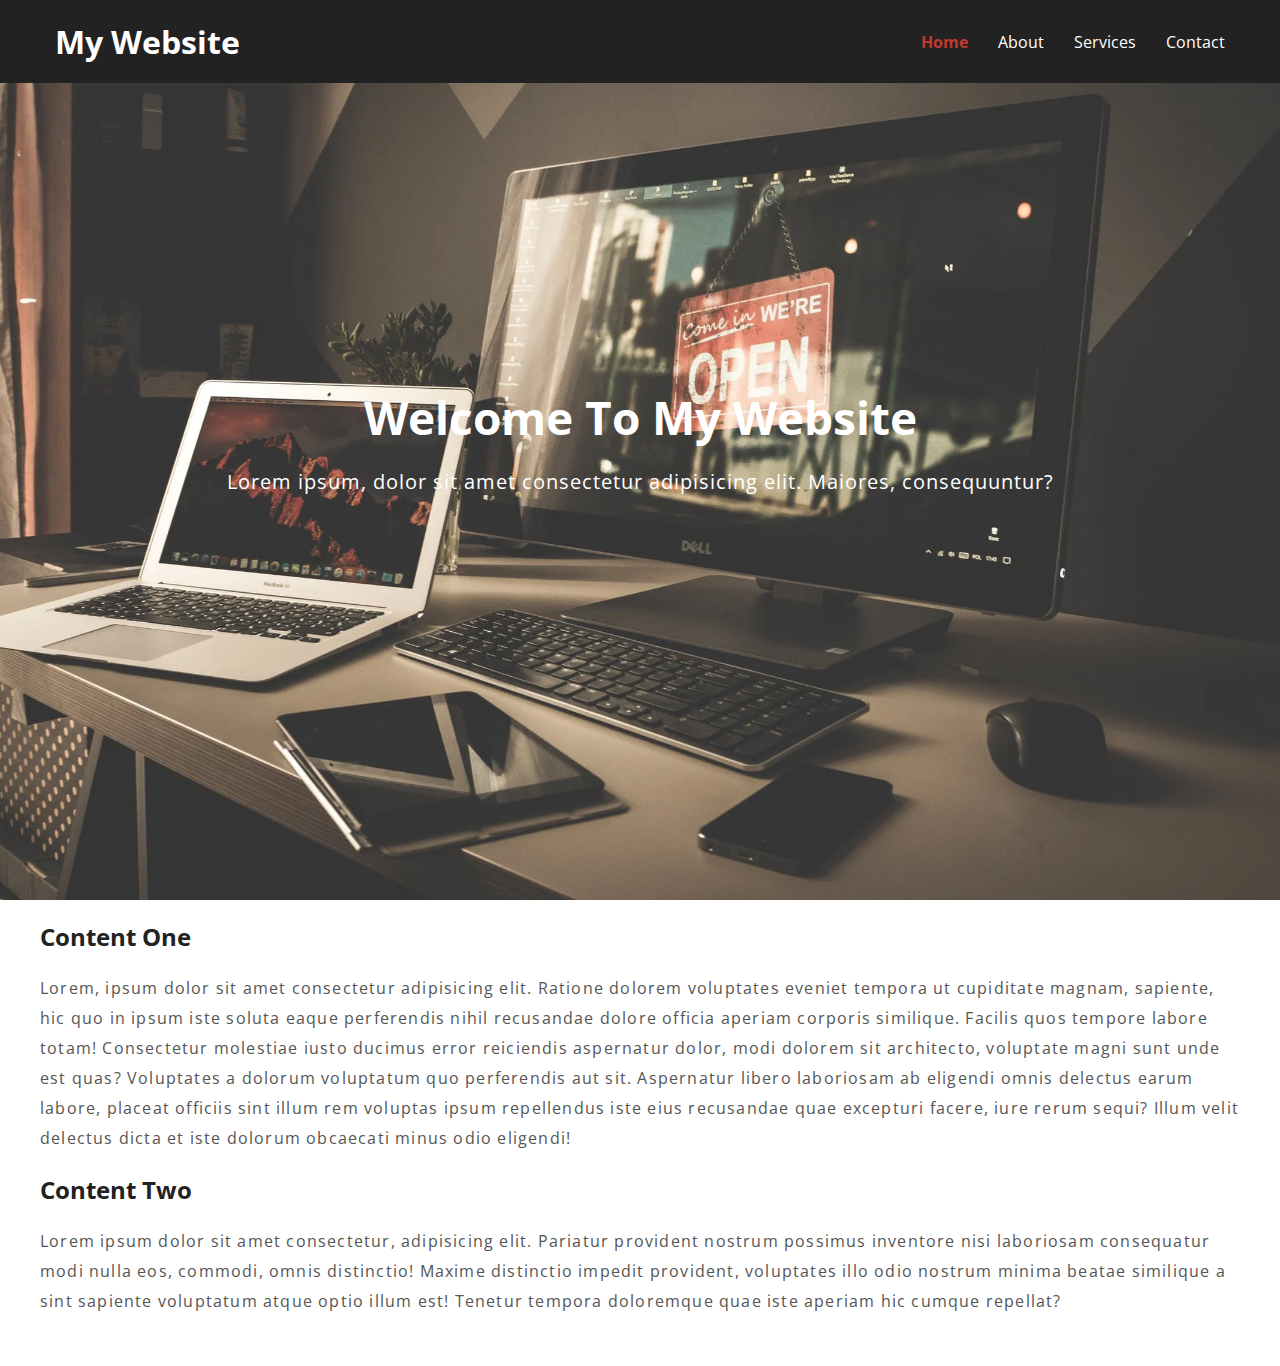
<file: asset/projets/StickyNavigation/index.html>
<!DOCTYPE html>
<html lang="en">
<head>
  <meta charset="UTF-8">
  <meta http-equiv="X-UA-Compatible" content="IE=edge">
  <meta name="viewport" content="width=device-width, initial-scale=1.0">
  <link rel="stylesheet" href="./assets/css/style.css">
  <title>Sticky Navigation</title>
</head>
<body>
  <nav class="nav">
    <div class="container">
      <h1 class="logo"><a href="/index.html">My Website</a></h1>
      <ul>
        <li><a href="#" class="current">Home</a></li>
        <li><a href="#">About</a></li>
        <li><a href="#">Services</a></li>
        <li><a href="#">Contact</a></li>
      </ul>
    </div>
  </nav>

  <div class="hero">
    <div class="container">
      <h1>Welcome To My Website</h1>
      <p>
        Lorem ipsum, dolor sit amet consectetur adipisicing elit. Maiores,
        consequuntur?
      </p>
    </div>
  </div>

  <section class="container content">
    <h2>Content One</h2>
    <p>
      Lorem, ipsum dolor sit amet consectetur adipisicing elit. Ratione
      dolorem voluptates eveniet tempora ut cupiditate magnam, sapiente, hic
      quo in ipsum iste soluta eaque perferendis nihil recusandae dolore
      officia aperiam corporis similique. Facilis quos tempore labore totam!
      Consectetur molestiae iusto ducimus error reiciendis aspernatur dolor,
      modi dolorem sit architecto, voluptate magni sunt unde est quas?
      Voluptates a dolorum voluptatum quo perferendis aut sit. Aspernatur
      libero laboriosam ab eligendi omnis delectus earum labore, placeat
      officiis sint illum rem voluptas ipsum repellendus iste eius recusandae
      quae excepturi facere, iure rerum sequi? Illum velit delectus dicta et
      iste dolorum obcaecati minus odio eligendi!
    </p>

    <h3>Content Two</h3>
    <p>
      Lorem ipsum dolor sit amet consectetur, adipisicing elit. Pariatur
      provident nostrum possimus inventore nisi laboriosam consequatur modi
      nulla eos, commodi, omnis distinctio! Maxime distinctio impedit
      provident, voluptates illo odio nostrum minima beatae similique a sint
      sapiente voluptatum atque optio illum est! Tenetur tempora doloremque
      quae iste aperiam hic cumque repellat?
    </p>
  </section>

<script src="./assets/js/script.js"></script>
</body>
</html>
</file>
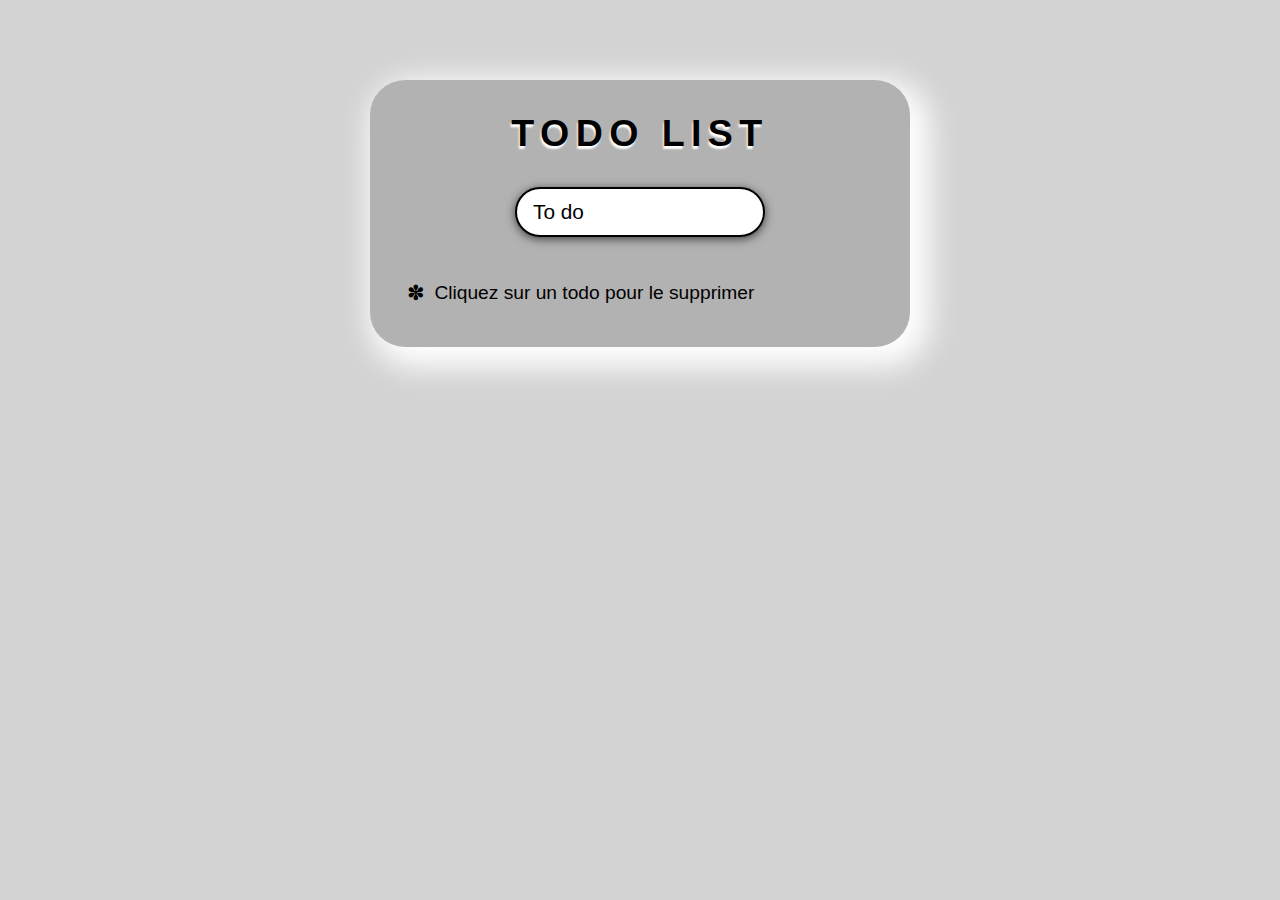
<file: asset/projets/TodoList/index.html>
<!DOCTYPE html>
<html lang="fr">

<head>
  <meta charset="UTF-8">
  <meta name="viewport" content="width=device-width, initial-scale=1.0">
  <meta http-equiv="X-UA-Compatible" content="ie=edge">

  <title>Todo list</title>

  <link href="./assets/css/style.css" rel="stylesheet">
</head>

<body>

  <div class="container">
    <h1>Todo List</h1>
    <form action="">
      <input type="text" id="item" placeholder="To do" autocomplete="off" minlength="2">
    </form>
    <ul id="list"></ul>
  </div>


  <script src="./assets/js/script.js"></script>
</body>



</html>
</file>
<file: asset/css/index.css>
@font-face {
  font-family: "font1";
  src: url(../fonts/Joan-Regular.ttf);
}

@font-face {
  font-family: "font2";
  src: url(../fonts/SplineSansMono-VariableFont_wght.ttf);
}

@font-face {
  font-family: "font3";
  src: url(../fonts/SplineSansMono-VariableFont_wght.ttf);
}

* {
  font-family: "Nunito", sans-serif;
  margin: 0;
  padding: 0;
  -webkit-box-sizing: border-box;
          box-sizing: border-box;
  text-decoration: none;
}

html {
  font-size: 62%;
}

html::-webkit-scrollbar {
  width: 1rem;
}

html::-webkit-scrollbar-track {
  background: blue;
}

html::-webkit-scrollbar-thumb {
  background: #afbec4;
}

body {
  background: #22226c;
  padding-left: 35rem;
}

section {
  min-height: 100vh;
  padding: 1rem;
}

.btn {
  padding: 0.7rem 3rem;
  background: #22226c;
  color: #fff;
  cursor: pointer;
  margin-top: 1rem;
  font-size: 2rem;
  border-radius: 5rem;
}

.btn i {
  padding: 0 0.5rem;
  font-size: 1.8rem;
}

.btn:hover {
  background: #afbec4;
}

.about .row {
  display: -webkit-box;
  display: -ms-flexbox;
  display: flex;
  -webkit-box-align: center;
      -ms-flex-align: center;
          align-items: center;
  -webkit-box-pack: center;
      -ms-flex-pack: center;
          justify-content: center;
  -ms-flex-wrap: wrap;
      flex-wrap: wrap;
  padding: 1rem 0;
}

.about .row .info {
  -webkit-box-flex: 1;
      -ms-flex: 1 1 48rem;
          flex: 1 1 48rem;
  padding: 2rem 1rem;
  padding-left: 6rem;
}

.about .row .info h3 {
  font-size: 3.5rem;
  font-weight: bolder;
  color: #fff;
  padding: 1rem 0;
}

.about .row .info h3 span {
  color: #afbec4;
  text-decoration: underline;
  font-weight: bolder;
  padding: 0 0.5rem;
}

.about .row .counter .box {
  width: 30rem;
  height: 70px;
  background: #afbec4;
  text-align: center;
  padding: 1.3rem;
  margin: 3.5rem;
}

.about .row .counter strong {
  text-decoration: underline;
  font-weight: bolder;
  color: #fff;
  font-size: 25px;
}

.about .row .counter .box h3 {
  font-size: 2rem;
  color: #fff;
  font-style: italic;
}

.contact .row {
  display: -webkit-box;
  display: -ms-flexbox;
  display: flex;
  -webkit-box-align: center;
      -ms-flex-align: center;
          align-items: center;
  -webkit-box-pack: center;
      -ms-flex-pack: center;
          justify-content: center;
  -ms-flex-wrap: wrap;
      flex-wrap: wrap;
}

.contact .row form {
  -webkit-box-flex: 1;
      -ms-flex: 1 1 45rem;
          flex: 1 1 45rem;
}

.contact .row form .box {
  padding: 1.5rem;
  margin: 1rem 0;
  background: #3333;
  color: #afbec4;
  font-size: 1.7rem;
  width: 88%;
  border: none;
  border-radius: 20px;
}

.contact .row form .box::-webkit-input-placeholder {
  text-transform: capitalize;
  color: #fff;
}

.contact .row form .box:-ms-input-placeholder {
  text-transform: capitalize;
  color: #fff;
}

.contact .row form .box::-ms-input-placeholder {
  text-transform: capitalize;
  color: #fff;
}

.contact .row form .box::placeholder {
  text-transform: capitalize;
  color: #fff;
}

.contact .row form .message {
  height: 15rem;
  resize: none;
}

.contact .row .content .info h3 {
  -webkit-box-align: center;
      -ms-flex-align: center;
          align-items: center;
  font-size: 3.3rem;
  color: #fff;
  padding: 1rem 0;
}

.contact .row .content .info h3 i {
  color: #afbec4;
}

header {
  position: fixed;
  top: 0;
  left: 0;
  z-index: 1000;
  height: 100%;
  width: 35rem;
  background: #afbec4;
  display: -webkit-box;
  display: -ms-flexbox;
  display: flex;
  -webkit-box-align: center;
      -ms-flex-align: center;
          align-items: center;
  -webkit-box-pack: center;
      -ms-flex-pack: center;
          justify-content: center;
  -webkit-box-orient: vertical;
  -webkit-box-direction: normal;
      -ms-flex-flow: column;
          flex-flow: column;
  text-align: center;
}

header .user img {
  height: 15rem;
  width: 15rem;
  border-radius: 20%;
  -o-object-fit: cover;
     object-fit: cover;
  margin-bottom: 1.5rem;
  border: 0.7rem solid #22226c;
}

header .user .name {
  font-size: 5rem;
  color: #22226c;
}

header .user .post {
  font-size: 2.6rem;
  font-weight: bold;
  color: #22226c;
}

header .navbar {
  width: 90%;
}

header .navbar ul {
  list-style: none;
  padding: 2rem 3rem;
}

header .navbar ul li a {
  display: block;
  padding: 1.8rem;
  margin: 1.5rem 0;
  background: #22226c;
  color: #fff;
  font-size: 2.3rem;
  border-radius: 3.5rem;
  font-weight: bold;
  font-family: #afbec4;
}

header .navbar ul li a:hover {
  background: #afbec4;
}

.home {
  display: -webkit-box;
  display: -ms-flexbox;
  display: flex;
  -webkit-box-pack: center;
      -ms-flex-pack: center;
          justify-content: center;
  -webkit-box-orient: vertical;
  -webkit-box-direction: normal;
      -ms-flex-flow: column;
          flex-flow: column;
  padding: 0 15rem;
}

.home h1 span {
  color: #fff;
  font-size: 10rem;
  font-style: italic;
  text-shadow: 5px 5px 3px #000, 5px 4px 0px rgba(0, 0, 0, 0.15);
}

.home p {
  font-size: 5rem;
  color: #fff;
}

.home ul {
  display: -webkit-box;
  display: -ms-flexbox;
  display: flex;
  -webkit-box-pack: center;
      -ms-flex-pack: center;
          justify-content: center;
}

.home ul li {
  margin: 40px;
  list-style: none;
  font-size: 3rem;
  color: #fff;
  border-radius: 5rem #fff;
}

.portfolio-item .card-container {
  display: -ms-grid;
  display: grid;
  -ms-grid-columns: (minmax(16.4rem, 1fr))[auto-fit];
      grid-template-columns: repeat(auto-fit, minmax(16.4rem, 1fr));
  gap: 4rem;
}

.portfolio-item .card-container .card {
  width: 200px;
  height: 200px;
  border-radius: 20px;
  background: #afbec4;
  position: relative;
}

.portfolio-item .card-container .card h2 {
  font-family: "font2", sans-serif;
  font-size: 25px;
  font-weight: bold;
  text-align: center;
  color: #fff;
  text-decoration: underline;
  margin-top: 5rem;
}

.portfolio-item .card-container .card p {
  margin-top: 2rem;
  font-size: 20px;
  text-align: center;
  color: #fff;
  font-family: serif;
}

.services .box-container {
  display: -ms-grid;
  display: grid;
  -ms-grid-columns: (minmax(40rem, 1fr))[auto-fit];
      grid-template-columns: repeat(auto-fit, minmax(40rem, 1fr));
  gap: 2rem;
}

.services .box-container .box {
  padding: 2rem;
  border-radius: 0.5rem;
  position: relative;
  z-index: 0;
  overflow: hidden;
  background: #afbec4;
}

.services .box-container .box h3 {
  font-family: "font3", sans-serif;
  font-size: 3rem;
  padding-bottom: 2rem;
  color: #fff;
  text-align: center;
}

.services .box-container .box p {
  font-size: 10px;
  text-decoration: underline;
  text-align: center;
  color: #fff;
}
/*# sourceMappingURL=index.css.map */
</file>
<file: asset/projets/Barça Website/assets/css/style.css>
@import url("https://fonts.googleapis.com/css2?family=Pacifico&display=swap");
@import url("https://fonts.googleapis.com/css2?family=Oswald:wght@200&display=swap");
* {
  font-family: "Oswald", sans-serif;
  margin: 0;
  padding: 0;
  box-sizing: border-box;
  font-family: "Roboto Flex", sans-serif;
  scroll-behavior: smooth;
}
body {
  min-height: 100vh;
}
/* ***************hader******************  */
header {
  z-index: 999;
  position: absolute;
  top: 0;
  left: 0;
  width: 100%;
  padding: 30px 100;
  display: flex;
  justify-content: space-between;
  align-items: center;
}
header .logo {
  font-size: 2em;
  text-transform: uppercase;
  font-weight: 200;
  text-decoration: none;
  background: #000;
  -webkit-background-clip: text;
  -webkit-text-fill-color: transparent;
}
header nav {
  display: flex;
  justify-content: center;
  align-items: center;
}
header nav a {
  color: #000;
  font-size: 1.1em;
  font-weight: bold;
  text-decoration: none;
  margin-left: 20px;
  padding: 5px 16px;
  border-radius: 20px;
  transition: 0.2s;
}
header nav a:hover {
  color: blue;
  text-decoration: underline;
  text-transform: uppercase;
}

/* ***************home******************  */
.home {
  position: relative;
  width: 100%;
  height: 100vh;
  padding: 100px;
  display: flex;
  justify-content: center;
  align-items: center;
  flex-direction: column;
}
.home::before {
  content: "";
  z-index: 10;
  position: absolute;
  width: 100%;
  height: 80px;
  background: linear-gradient(to, #722d59, transparent);
  bottom: 0;
}

/* ***************info******************  */
.info {
  z-index: 8;
  display: flex;
  justify-content: center;
  align-items: center;
  flex-direction: column;
  transform: translateY(200px);
  opacity: 0;
  transition: 0.6s;
}
.info .title {
  font-family: "Pacifico", cursive;
  font-size: 9em;
  background: linear-gradient(to right, #d7487e, #ea6360);
  -webkit-background-clip: text;
  -webkit-text-fill-color: transparent;
  width: 395px;
  height: 215px;
  margin-bottom: 30px;
}
.info .paragraphe {
  color: #000;
  font-size: 1.2rem;
  width: 50%;
  margin-bottom: 40px;
}
.info .btn {
  font-size: 1.3em;
  font-weight: 500;
  text-decoration: none;
  background: linear-gradient(to bottom, #d94a7f, #fe9261);
  color: #000;
  padding: 10px 35px;
  border-radius: 5px;
  transition: 0.2s;
}
.info .btn:hover {
  transform: scale(1.05);
}
.home img {
  position: absolute;
  top: 0;
  left: 0;
  width: 100%;
  height: 100%;
  object-fit: cover;
  pointer-events: none;
}
/* ***************content******************  */
.content {
  z-index: 10;
  position: relative;
  padding: 90px 100px;
  background: #fff;
}
.content h2 {
  text-align: center;
  color: #000;
  font-size: 3em;
  font-weight: 700;
  margin-bottom: 10px;
}
.content p {
  color: #000;
  font-size: 1em;
}
.logo,
nav {
  transform: translateY(-70px);
  transition: 0.4s;
}
</file>
<file: asset/projets/Helium-flexbox/assets/css/style.css>
@import url("https://fonts.googleapis.com/css2?family=Inter&family=Saira+Condensed:wght@500&display=swap");

* {
  font-family: "Inter", sans-serif;
  margin: 0;
  padding: 5px;
  box-sizing: border-box;
}
li {
  list-style: none;
}
p {
  font-size: 0.8rem;
}
body {
  min-height: 100vh;
  background: rgb(29, 29, 29);
  color: rgb(250, 250, 250);
}
nav {
  display: flex;
  justify-content: space-between;
  align-items: center;
  padding: 10px 20px;
}
nav ul {
  display: flex;
  width: 50%;
  justify-content: space-between;
}
.header {
  display: flex;
  justify-content: space-around;
  margin: 30px auto;
}
.header-left {
  display: flex;
  justify-content: center;
  align-items: center;
  width: 50%;
}
h1 {
  font-size: 5rem;
}
.header-left-container h3 {
  color: #474dff;
  font-size: 1.8rem;
}
.header-right {
  width: 50%;
}
#modem {
  width: 100%;
  /* overflow: hidden; */
}
.infos {
  display: flex;
  background: rgb(10, 10, 10);
  border-radius: 10px;
}
.infos-left {
  width: 33%;
}
.btn-container {
  display: flex;
  flex-direction: column;
  justify-content: space-around;
}
button {
  border: none;
  background: #474dff;
  color: white;
  width: 150px;
  padding: 10px 0;
  border-radius: 10px;
  font-weight: bold;
  letter-spacing: 1px;
  margin: 5px;
}
.infos-right {
  width: 67%;
}
.investors {
  display: flex;
  align-items: center;
  justify-content: center;
  height: 80%;
}
.img-container {
  display: flex;
  align-items: center;
  justify-content: space-around;
  width: 100%;
}
.img-container img {
  height: 60px;
}
</file>
<file: asset/projets/La Montagne/assets/styles/index.css>
@font-face {
  font-family: "inter-bold";
  src: url(../fonts/Inter-ExtraBold.ttf);
}

@font-face {
  font-family: "merri";
  src: url(../fonts/Merriweather-Light.ttf);
}

* {
  margin: 0;
  padding: 0;
  -webkit-box-sizing: border-box;
          box-sizing: border-box;
}

html {
  scroll-behavior: smooth;
}

li {
  list-style: none;
}

a,
a:visited {
  color: #f3f3f3;
}

body {
  background: url(../img/bg.jpg) fixed center/cover;
  text-align: center;
  font-family: merri, serif;
  max-width: 1300px;
  margin: 0 auto;
}

body:before {
  content: "";
  position: absolute;
  height: 100%;
  width: 100%;
  top: 0;
  left: 0;
  background: #111111;
  -webkit-animation: animBefore 1.5s ease forwards;
          animation: animBefore 1.5s ease forwards;
  -webkit-animation-delay: 0.15s;
          animation-delay: 0.15s;
}

@-webkit-keyframes animBefore {
  to {
    opacity: 0;
  }
}

@keyframes animBefore {
  to {
    opacity: 0;
  }
}

.btn {
  background: none;
  border: 2px solid #111111;
  height: 45px;
  width: 170px;
  font-size: 0.75rem;
  cursor: pointer;
  font-family: inter-bold, sans-serif;
  letter-spacing: 2px;
  text-transform: uppercase;
  -webkit-transition: 0.2s;
  transition: 0.2s;
}

.btn:hover {
  -webkit-transform: scale(1.05);
          transform: scale(1.05);
}

header {
  color: #f3f3f3;
  position: relative;
  min-height: 100vh;
}

header .header-content {
  display: -webkit-box;
  display: -ms-flexbox;
  display: flex;
  -webkit-box-orient: vertical;
  -webkit-box-direction: normal;
      -ms-flex-direction: column;
          flex-direction: column;
  -webkit-box-pack: center;
      -ms-flex-pack: center;
          justify-content: center;
  -webkit-box-align: center;
      -ms-flex-align: center;
          align-items: center;
  min-height: 100vh;
  opacity: 0;
  -webkit-transform: translateY(40px);
          transform: translateY(40px);
  -webkit-animation: headerAnim 1.5s forwards;
          animation: headerAnim 1.5s forwards;
}

@-webkit-keyframes headerAnim {
  to {
    -webkit-transform: translateY(0);
            transform: translateY(0);
    opacity: 1;
  }
}

@keyframes headerAnim {
  to {
    -webkit-transform: translateY(0);
            transform: translateY(0);
    opacity: 1;
  }
}

header .header-content h1 {
  font-family: inter-bold, sans-serif;
  letter-spacing: 2px;
  text-transform: uppercase;
  font-size: 4rem;
  letter-spacing: 6px;
}

header .header-content p {
  margin: 40px auto 60px;
  font-style: italic;
  width: 85%;
}

header .header-content span {
  border: 2px solid #f3f3f3;
  border-radius: 50px;
  height: 60px;
  width: 60px;
  font-size: 1.2rem;
  display: -webkit-box;
  display: -ms-flexbox;
  display: flex;
  -webkit-box-pack: center;
      -ms-flex-pack: center;
          justify-content: center;
  -webkit-box-align: center;
      -ms-flex-align: center;
          align-items: center;
}

header nav {
  display: -webkit-box;
  display: -ms-flexbox;
  display: flex;
  -webkit-box-pack: justify;
      -ms-flex-pack: justify;
          justify-content: space-between;
  background: rgba(255, 255, 255, 0.253);
  color: #f3f3f3;
  width: 85%;
  height: 65px;
  z-index: 100;
  position: absolute;
  bottom: 0;
  left: 50%;
  -webkit-transform: translateX(-50%);
          transform: translateX(-50%);
}

header nav ul {
  display: -webkit-box;
  display: -ms-flexbox;
  display: flex;
  -webkit-box-align: center;
      -ms-flex-align: center;
          align-items: center;
}

header nav .nav-left:hover li:not(:hover) {
  background: none;
  color: #f3f3f3;
}

header nav .nav-left li {
  font-family: inter-bold, sans-serif;
  letter-spacing: 2px;
  text-transform: uppercase;
  font-size: 0.7rem;
  padding: 0 15px;
  height: 100%;
  display: -webkit-box;
  display: -ms-flexbox;
  display: flex;
  -webkit-box-align: center;
      -ms-flex-align: center;
          align-items: center;
  cursor: pointer;
}

header nav .nav-left li:first-child {
  background: #f3f3f3;
  color: #111111;
}

header nav .nav-left li:hover {
  background: #f3f3f3;
  color: #111111;
}

header nav .nav-right {
  font-size: 1.1rem;
  min-width: 100px;
  width: 25%;
  max-width: 300px;
  -ms-flex-pack: distribute;
      justify-content: space-around;
  margin-right: 10px;
}

header nav .nav-right li {
  -webkit-transition: 0.15s;
  transition: 0.15s;
  cursor: pointer;
}

header nav .nav-right li:hover {
  -webkit-transform: scale(1.3);
          transform: scale(1.3);
}

main {
  width: 85%;
  margin: 0 auto 30px;
  background: #f3f3f3;
}

main img {
  width: 100%;
}

main .section1 {
  width: 80%;
  margin: 0 auto;
}

main .section1 span {
  padding: 70px 0;
  position: relative;
  display: block;
}

main .section1 span:before, main .section1 span:after {
  content: "";
  position: absolute;
  width: 37%;
  height: 1px;
  background: #d1d1d1;
  top: 50%;
  -webkit-transform: translateY(-50%);
          transform: translateY(-50%);
}

main .section1 span:before {
  left: 0;
}

main .section1 span:after {
  right: 0;
}

main .section1 h2 {
  font-family: inter-bold, sans-serif;
  letter-spacing: 2px;
  text-transform: uppercase;
  font-size: 3rem;
}

main .section1 p {
  width: 60%;
  margin: 30px auto;
  line-height: 35px;
  font-style: italic;
  font-size: 0.8rem;
}

main .section1 .btn {
  margin: 50px 0 90px;
}

main .section2 {
  display: -ms-grid;
  display: grid;
  -ms-grid-columns: 50% 50%;
      grid-template-columns: 50% 50%;
  border-top: 1px solid #d1d1d1;
}

main .section2 .left-part,
main .section2 .right-part {
  padding: 60px;
}

main .section2 .left-part span,
main .section2 .right-part span {
  font-size: 0.75rem;
}

main .section2 .left-part h3,
main .section2 .right-part h3 {
  margin: 20px 0;
  font-family: inter-bold, sans-serif;
  letter-spacing: 2px;
  text-transform: uppercase;
  line-height: 28px;
}

main .section2 .left-part p,
main .section2 .right-part p {
  text-align: left;
  line-height: 30px;
  margin: 30px 0;
  font-size: 0.8rem;
}

main .section2 .left-part {
  border-right: 1px solid #d1d1d1;
}

footer {
  background: #e9e9e9;
  min-height: 640px;
  width: 85%;
  margin: 0 auto 70px;
  display: -ms-grid;
  display: grid;
  -ms-grid-columns: 50% 50%;
      grid-template-columns: 50% 50%;
}

footer form {
  display: -ms-grid;
  display: grid;
  gap: 18px;
  padding: 60px 50px;
  -ms-grid-rows: 18px 45px 18px 45px 18px 200px 1fr;
      grid-template-rows: 18px 45px 18px 45px 18px 200px 1fr;
}

footer form label {
  display: -webkit-box;
  display: -ms-flexbox;
  display: flex;
  -webkit-box-align: end;
      -ms-flex-align: end;
          align-items: flex-end;
  font-size: 0.7rem;
  font-family: inter-bold, sans-serif;
  letter-spacing: 2px;
  text-transform: uppercase;
  color: dimgray;
}

footer form input[type="text"],
footer form textarea {
  background: none;
  border: 1px solid #d1d1d1;
  border-radius: 4px;
  resize: none;
}

footer form .submit-container {
  display: -webkit-box;
  display: -ms-flexbox;
  display: flex;
  -webkit-box-align: end;
      -ms-flex-align: end;
          align-items: flex-end;
}

footer form .submit-container .btn {
  color: dimgray;
  border: 2px solid dimgray;
}

footer .infos-contact {
  border-left: 1px solid #d1d1d1;
  display: -ms-grid;
  display: grid;
  -ms-grid-rows: (1fr)[4];
      grid-template-rows: repeat(4, 1fr);
}

footer .infos-contact div {
  border-bottom: 1px solid #d1d1d1;
  display: -ms-grid;
  display: grid;
  -ms-grid-columns: 30% 70%;
      grid-template-columns: 30% 70%;
  -webkit-box-align: center;
      -ms-flex-align: center;
          align-items: center;
}

footer .infos-contact div h3 {
  font-family: inter-bold, sans-serif;
  letter-spacing: 2px;
  text-transform: uppercase;
  font-size: 0.7rem;
  padding-left: 40px;
  text-align: left;
  color: dimgray;
}

footer .infos-contact div p {
  font-size: 0.8rem;
  line-height: 26px;
  text-align: left;
  color: grey;
}

footer .infos-contact .social ul {
  display: -webkit-box;
  display: -ms-flexbox;
  display: flex;
}

footer .infos-contact .social ul li {
  border: 1px solid #d1d1d1;
  border-radius: 150px;
  height: 40px;
  width: 40px;
  font-size: 0.9rem;
  margin-right: 12px;
  display: -webkit-box;
  display: -ms-flexbox;
  display: flex;
  -webkit-box-align: center;
      -ms-flex-align: center;
          align-items: center;
  -webkit-box-pack: center;
      -ms-flex-pack: center;
          justify-content: center;
}
/*# sourceMappingURL=index.css.map */
</file>
<file: asset/projets/Run/assets/style/style.css>
@font-face {
  font-family: "Source Sans Pro";
  src: url(../fonts/SourceSansPro-Light.ttf);
}

* {
  margin: 0;
  padding: 0;
  box-sizing: border-box;
  list-style-type: none;
  margin-block: 0;
  outline: none;
}
h1 {
  font-size: 3.4rem;
  font-weight: 200;
}
h2 {
  font-size: 2.25rem;
  font-weight: 500;
  letter-spacing: -1px;
}
a,
a:visited {
  color: black;
  text-decoration: none;
}
p {
  line-height: 36px;
  margin: 25px 0;
  font-size: 1.25rem;
}
.button {
  border: 1px solid #ccc;
  background: transparent;
  border-radius: 50px;
  padding: 13px 30px;
  display: inline-block;
  text-transform: uppercase;
  letter-spacing: 2px;
  cursor: pointer;
  font: 700 0.75rem "Source Sans pro";
  transition: 0.3s;
}
.button:hover,
footer a:hover {
  border: 1px solid skyblue;
  color: skyblue;
}
.container {
  display: flex;
  justify-content: center;
  align-items: center;
  padding: 55px;
}

body {
  font-family: "Source Sans Pro", sans-serif;
}
.section-1,
.section-2,
.contact {
  box-shadow: inset 0 1px 0 rgba(0, 0, 0, 0.082);
}

header {
  min-height: 100vh;
  display: grid;
  grid-template-columns: 50% 50%;
}
.img-banner {
  background: url(../../assets/img/banner.jpg) right/cover;
}

/**************** SECTION 1 ****************/
.section-1 {
  display: grid;
  grid-template-columns: 37% 63%;
  min-height: 400px;
}
.section-1 .img {
  background: url(../../assets/img/img-left.jpg) center/cover;
}

/**************** SECTION 2 *****************/
.section-2 {
  display: grid;
  grid-template-columns: 65% 35%;
  min-height: 400px;
}
.section-2 .img {
  background: url(../../assets/img/img-right.jpg) center/cover;
}

/***************** CONTACT ******************/
.contact {
  text-align: center;
  position: relative;
  padding: 60px 0;
}
.form-grid {
  display: grid;
  grid-template-columns: 50% 50%;
  grid-template-rows: 100px 224px;
  grid-template-areas:
    "input1 input2"
    "texta texta";
  gap: 10px;
  width: 85%;
  max-width: 600px;
  margin: 30px auto;
}
.textarea {
  grid-area: texta;
}
label {
  font-weight: 600;
  font-size: 0.8rem;
  letter-spacing: 1px;
}
input[type="text"],
textarea {
  width: 100%;
  margin: 20px 0 40px;
  border-radius: 4px;
  border: 1px solid #ccc;
  padding: 10px;
  transition: 0.2s;
}
input[type="text"]:focus,
textarea:focus {
  border: 2px solid skyblue;
}
textarea {
  resize: none;
  height: 180px;
}

/*********************** FOOTER ************************/
footer {
  padding: 70px 0 90px;
  position: relative;
}
footer:before {
  content: "";
  position: absolute;
  width: 90%;
  height: 1px;
  background: rgba(0, 0, 0, 0.082);
  top: 0px;
  left: 50%;
  transform: translateX(-50%);
}
footer ul {
  display: flex;
  justify-content: space-between;
  width: 33%;
  min-width: 300px;
  margin: 0 auto;
}
footer a {
  border: 1px solid #ccc;
  border-radius: 50px;
  width: 44px;
  height: 44px;
  display: flex;
  justify-content: center;
  align-items: center;
  transition: 0.3s;
}

/******************* RESPONSIVE *******************/
@media screen and (max-width: 650px) {
  header,
  .section-1,
  .section-2 {
    display: block;
  }
  header {
    height: auto;
  }
  header .img-banner {
    height: 50vh;
    margin-top: 30px;
  }
  .container {
    padding: 15px;
  }
  footer ul {
    min-width: 200px;
  }
  footer a {
    width: 24px;
    height: 24px;
  }
  footer i {
    font-size: 0.6rem;
  }
}
</file>
<file: asset/projets/SinglePage/asset/css/style.css>
@import url("https://fonts.googleapis.com/css2?family=Poppins:wght@100;200;300;400;500;600;700&display=swap");

:root {
  --blue: #0abde3;
  --black: #130f40;
  --light-color: #666;
  --border: 0.1rem solid rgba(0, 0, 0, 0.1);
  --box-shadow: 0 0.5rem 1rem rgba(0, 0, 0, 0.1);
}

* {
  font-family: "Poppins", sans-serif;
  margin: 0;
  padding: 0;
  box-sizing: border-box;
  /* outline: none; */
  /* border: none; */
  text-decoration: none;
  text-transform: capitalize;
  transition: all 0.2s linear;
}

html {
  font-size: 62.5%;
  /* overflow-x: hidden; */
  /* scroll-padding-top: 7rem; */
  /* scroll-behavior: smooth; */
}

section {
  padding: 2rem 9%;
}

html::-webkit-scrollbar {
  width: 1rem;
}
/* 
html::-webkit-scrollbar-track {
  background: #fff;
} */

html::-webkit-scrollbar-thumb {
  background: var(--blue);
  border-radius: 5rem;
}
/* section heading  */
.heading {
  text-align: center;
  padding-bottom: 2rem;
  font-size: 5rem;
  color: var(--black);
}

.heading span {
  position: relative;
  z-index: 0;
}

.heading span::before {
  content: "";
  position: absolute;
  bottom: 1.2rem;
  left: 0;
  height: 100%;
  width: 100%;
  background: var(--blue);
  clip-path: polygon(0 90%, 100% 83%, 100% 100%, 0% 100%);
  z-index: -1;
}
/* heading section  ends */

.btn {
  margin-top: 1rem;
  display: inline-block;
  padding: 0.9rem 3rem;
  font-size: 1.7rem;
  cursor: pointer;
  color: #fff;
  background: var(--black);
  border-radius: 0.5rem;
}

.btn:hover {
  background: var(--blue);
}
/* header section  */
.header {
  display: flex;
  align-items: center;
  justify-content: space-between;
  padding: 2rem 9%;
  background: var(--black);
  position: fixed;
  top: 0;
  left: 0;
  right: 0;
  z-index: 1000;
}

.header .logo {
  text-transform: uppercase;
  font-size: 2.5rem;
  color: #fff;
  font-weight: bolder;
}

.header .navbar a {
  margin-left: 2rem;
  font-size: 1.7rem;
  color: #fff;
}

.header .navbar a:hover {
  color: var(--blue);
}
/* header section ends */

/*  section home  */
.home {
  padding-top: 9rem;
  display: flex;
  align-items: center;
  flex-wrap: wrap;
  gap: 1.5rem;
}

.home .image {
  flex: 1 1 42rem;
}

.home .image img {
  width: 100%;
}

.home .content {
  flex: 1 1 42rem;
}

.home .content h3 {
  color: var(--black);
  font-size: 4rem;
  line-height: 1.8;
}

.home .content p {
  color: var(--light-color);
  font-size: 1.5rem;
  line-height: 1.8;
  padding: 0.5rem 0;
}
/*  section home ends */

/* service section  */
.services .box-container {
  display: grid;
  grid-template-columns: repeat(auto-fit, minmax(27rem, 1fr));
  gap: 1.5rem;
}

.services .box-container .box {
  text-align: center;
  border: var(--border);
  box-shadow: var(--box-shadow);
  border-radius: 0.5rem;
  padding: 2.5rem;
}

.services .box-container .box img {
  height: 20rem;
}

.services .box-container .box h3 {
  font-size: 2.3rem;
  color: var(--black);
}

.services .box-container .box p {
  font-size: 1.4rem;
  color: var(--light-color);
  padding: 1rem 0;
  line-height: 1.8;
}
/* service sevtion ends  */

.about .row {
  display: flex;
  align-items: center;
  flex-wrap: wrap;
  gap: 1.5rem;
}

/* about section  */
.about .row .image {
  flex: 1 1 42rem;
}

.about .row .image img {
  width: 100%;
}

.about .row .content {
  flex: 1 1 42rem;
}

.about .row .content h3 {
  color: var(--black);
  font-size: 3.5rem;
  line-height: 1.8;
}

.about .row .content p {
  color: var(--light-color);
  font-size: 1.4rem;
  line-height: 1.8;
  padding: 1rem 0;
}
/* about section ends */

/* contact section  */
.contact .row {
  display: flex;
  align-items: center;
  flex-wrap: wrap;
  gap: 1.5rem;
}

.contact .row .image {
  flex: 1 1 42rem;
}

.contact .row .image img {
  width: 100%;
}

.contact .row form {
  flex: 1 1 42rem;
  border-radius: 0.5rem;
  border: var(--border);
  box-shadow: var(--box-shadow);
  padding: 2rem;
  text-align: center;
}

.contact .row form h3 {
  color: var(--black);
  font-size: 3rem;
}

.contact .row form .box {
  width: 100%;
  margin: 0.8rem 0;
  padding: 1rem 1.5rem;
  border-radius: 0.5rem;
  border: var(--border);
  text-transform: none;
  font-size: 1.4rem;
}

.contact .row form .box:focus,
.contact .row form .box:hover {
  border-color: var(--blue);
}

.contact .row form textarea {
  height: 15rem;
  resize: none;
}
*/* contact section ends */

/* footer section  */
.footer {
  text-align: center;
  padding-bottom: 8rem;
}

.footer .share {
  padding: 1rem 0;
}

.footer .share a {
  color: var(--black);
  font-size: 4rem;
  margin: 1rem;
}

.footer .share a:hover {
  color: var(--blue);
}
/* footer section ends */
</file>
<file: asset/projets/StickyNavigation/assets/css/style.css>
@import url("https://fonts.googleapis.com/css?family=Open+Sans");

* {
  box-sizing: border-box;
  margin: 0;
  padding: 0;
}

body {
  font-family: "Open Sans", sans-serif;
  color: #222;
  padding-bottom: 50px;
}
/* section container */
.container {
  max-width: 1200px;
  margin: 0 auto;
}
/* seection nav */
.nav {
  position: fixed;
  background-color: #222;
  top: 0;
  left: 0;
  right: 0;
  transition: all 0.3s ease-in-out;
}

.nav .container {
  display: flex;
  justify-content: space-between;
  align-items: center;
  padding: 20px 0;
  transition: all 0.3s ease-in-out;
}

.nav ul {
  display: flex;
  list-style-type: none;
  align-items: center;
  justify-content: center;
}

.nav a {
  color: #fff;
  text-decoration: none;
  padding: 7px 15px;
  transition: all 0.3s ease-in-out;
}

.nav.active {
  background-color: #fff;
  /* box-shadow: 0 2px 10px rgba(0, 0, 0, 0.3); */
}

.nav.active a {
  color: #000;
}

.nav.active .container {
  padding: 10px 0;
}

.nav a.current,
.nav a:hover {
  color: #c0392b;
  font-weight: bold;
}
/* seection nav ends */
/* section hero  */
.hero {
  background-image: url("../img/bg.webp");
  background-repeat: no-repeat;
  background-size: cover;
  background-position: bottom center;
  height: 100vh;
  color: #fff;
  display: flex;
  justify-content: center;
  align-items: center;
  text-align: center;
  position: relative;
  margin-bottom: 20px;
  z-index: -2;
}

.hero h1 {
  font-size: 46px;
  margin: -20px 0 20px;
}

.hero p {
  font-size: 20px;
  letter-spacing: 1px;
}
/* section hero ends */

.content h2,
.content h3 {
  font-size: 150%;
  margin: 20px 0;
}

.content p {
  color: #555;
  line-height: 30px;
  letter-spacing: 1.2px;
}
</file>
<file: asset/projets/TodoList/assets/css/style.css>
* {
  margin: 0;
  padding: 0;
  box-sizing: border-box;
  outline: none;
  border: none;
  font-family: "Gill Sans", "Gill Sans MT", Calibri, "Trebuchet MS", sans-serif;
  color: #000;
}

body {
  padding: 5rem 0;
  background:#d3d3d3;
  min-height: 100vh;
}
.container {
  width: 540px;
  margin: 0 auto;
  text-align: center;
  background: #b2b2b2;
  padding: 2rem 1rem;
  border-radius: 35px;
  box-shadow: 10px 10px 30px 10px #ffffff;
}
h1 {
  text-transform: uppercase;
  letter-spacing: 0.4rem;
  font-size: 2.35rem;
  text-shadow: -1px 3px 2px #fff;
}
form {
  margin: 2rem 0;
}
form input {
  width: 250px;
  height: 50px;
  border-radius: 50px;
  padding: 0 1rem;
  border: 2px solid #000;
  font-size: 1.3rem;
  background: #fff;
  color: #000;
  box-shadow: 0px 2px 10px 0px #3f3f3f;
  transition: 0.7s;
}
form input::placeholder {
  color: #000;
}
form input:focus {
  border: 3px solid #fff;
}
ul {
  text-align: left;
}
ul li {
  list-style: none;
  padding: 0.7rem;
  position: relative;
  font-size: 1.2rem;
  cursor: pointer;
}
ul li:before {
  content: "✽";
  padding: 0.6rem;
  font-size: 1.3rem;
  color: #000;
}
ul li:after {
  opacity: 0;
}
ul li:hover:after {
  content: "";
  opacity: 0;
  font-size: 1.1rem;
  color: #000;
  font-style: italic;
  animation: pseudoClassAnim 1s forwards;
}
li.checked:before {
  content: "✔";
  padding: 10px 10px;
  font-size: 1.1rem;
  color: #000;
}
li.checked:hover:after {
  content: " (Delete)";
  font-size: 1.1rem;
  color: #000;
  opacity: 0;
}

@keyframes pseudoClassAnim {
  to {
    opacity: 1;
  }
}
</file>
